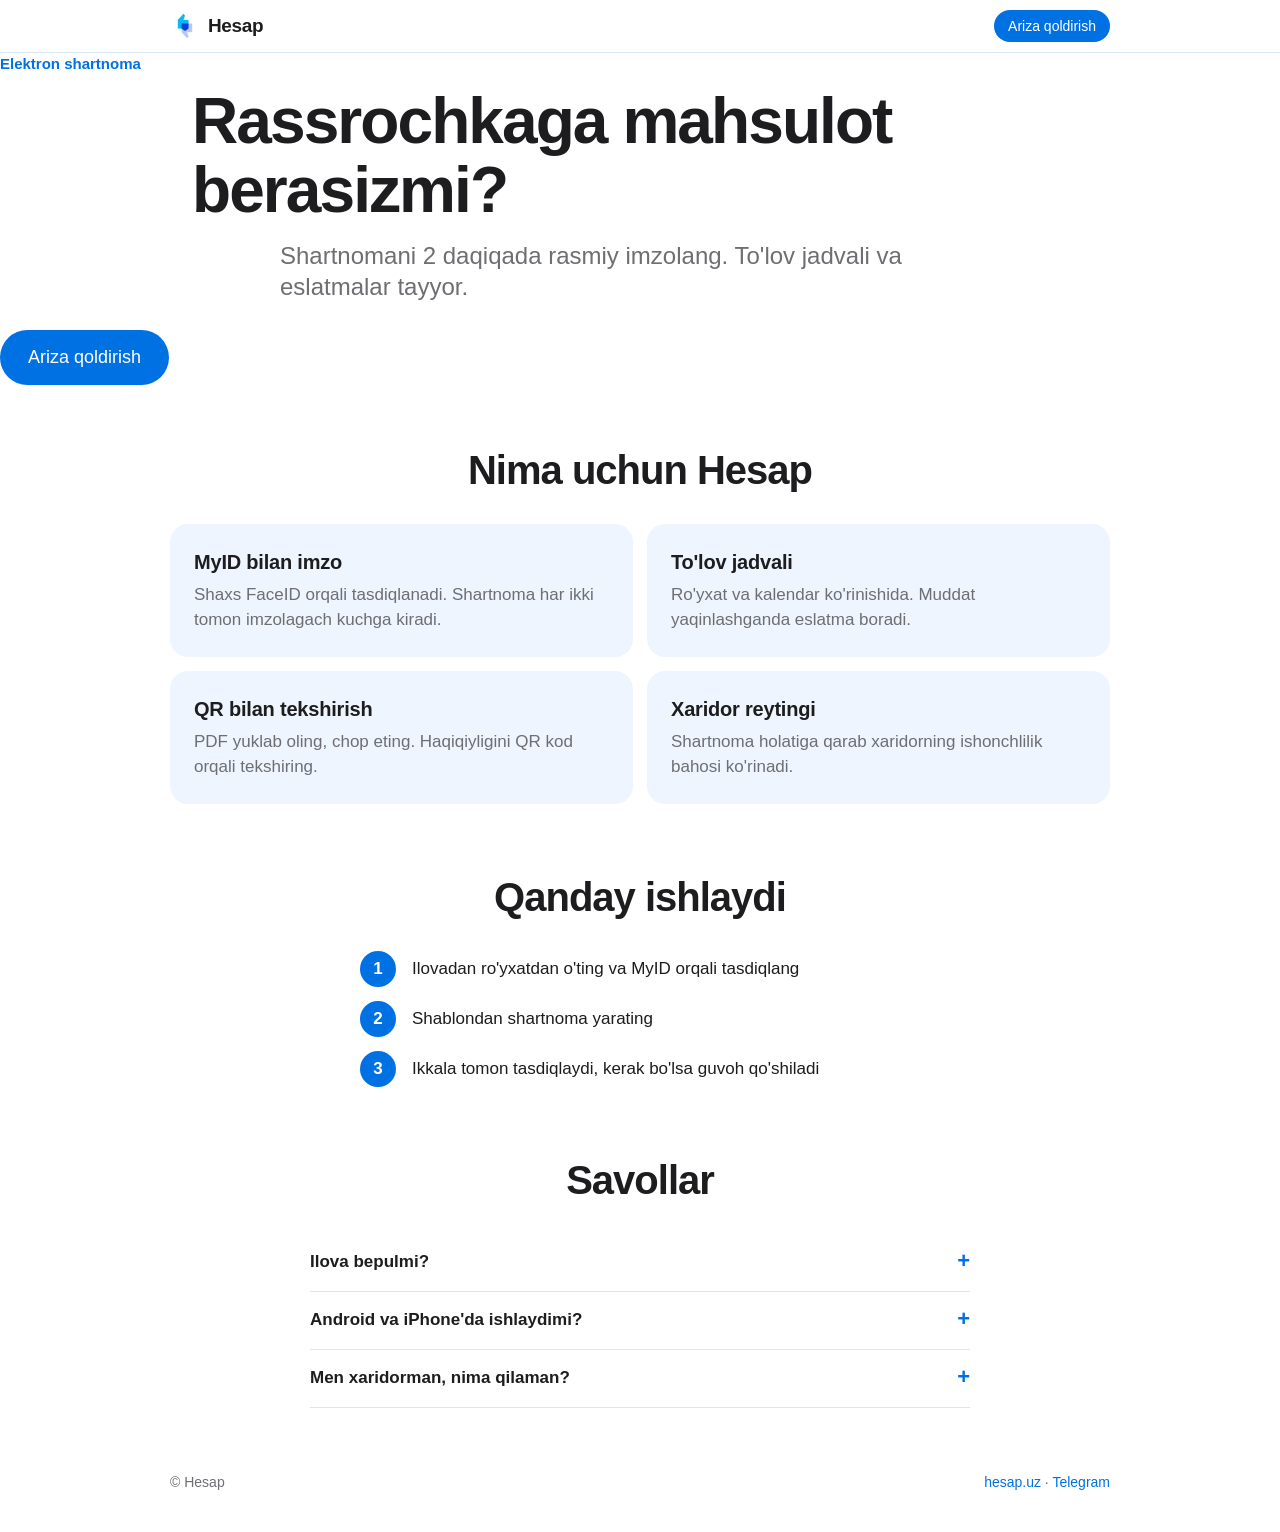
<file: index.html>
<!doctype html>
<html lang="uz">
<head>
<meta charset="utf-8">
<meta name="viewport" content="width=device-width, initial-scale=1, viewport-fit=cover">
<title>Hesap — rassrochka shartnomasi 2 daqiqada</title>
<meta name="description" content="Rassrochkaga mahsulot berasizmi? Hesap ilovasida shartnomani MyID bilan rasmiy imzolang, to'lov jadvali va eslatmalar tayyor.">
<meta name="theme-color" content="#ffffff">
<link rel="icon" href="/logo.jpg">
<link rel="apple-touch-icon" href="/logo.jpg">
<link rel="stylesheet" href="/styles.css">
</head>
<body>
<header class="nav">
  <div class="wrap nav-in">
    <a class="brand" href="/" aria-label="Hesap"><img class="logo" src="/logo.jpg" width="30" height="30" alt="">Hesap</a>
    <a class="nav-cta" href="#quiz" data-open>Ariza qoldirish</a>
  </div>
</header>

<main>
  <section class="hero">
    <p class="eyebrow">Elektron shartnoma</p>
    <h1>Rassrochkaga mahsulot berasizmi?</h1>
    <p class="lead">Shartnomani 2 daqiqada rasmiy imzolang. To'lov jadvali va eslatmalar tayyor.</p>
    <a class="btn primary big" href="#quiz" data-open>Ariza qoldirish</a>
  </section>

  <section class="wrap feats">
    <h2>Nima uchun Hesap</h2>
    <div class="grid">
      <article><h3>MyID bilan imzo</h3><p>Shaxs FaceID orqali tasdiqlanadi. Shartnoma har ikki tomon imzolagach kuchga kiradi.</p></article>
      <article><h3>To'lov jadvali</h3><p>Ro'yxat va kalendar ko'rinishida. Muddat yaqinlashganda eslatma boradi.</p></article>
      <article><h3>QR bilan tekshirish</h3><p>PDF yuklab oling, chop eting. Haqiqiyligini QR kod orqali tekshiring.</p></article>
      <article><h3>Xaridor reytingi</h3><p>Shartnoma holatiga qarab xaridorning ishonchlilik bahosi ko'rinadi.</p></article>
    </div>
  </section>

  <section class="wrap steps">
    <h2>Qanday ishlaydi</h2>
    <ol>
      <li><b>1</b><span>Ilovadan ro'yxatdan o'ting va MyID orqali tasdiqlang</span></li>
      <li><b>2</b><span>Shablondan shartnoma yarating</span></li>
      <li><b>3</b><span>Ikkala tomon tasdiqlaydi, kerak bo'lsa guvoh qo'shiladi</span></li>
    </ol>
  </section>

  <section class="wrap faq">
    <h2>Savollar</h2>
    <details><summary>Ilova bepulmi?</summary><p>Ilovani yuklab olish bepul.</p></details>
    <details><summary>Android va iPhone'da ishlaydimi?</summary><p>Ha, ikkala platformada ham mavjud. O'zbek, rus va ingliz tillarida.</p></details>
    <details><summary>Men xaridorman, nima qilaman?</summary><p>Sotuvchingiz Hesap ishlatsa, shartnoma va to'lov jadvalingiz ilovada bo'ladi. Sotuvchingizga ilovani tavsiya qiling.</p></details>
  </section>
</main>

<div class="modal" id="quiz" role="dialog" aria-modal="true" aria-label="Ariza">
  <div class="card">
    <button class="close" id="close" type="button" aria-label="Yopish">&times;</button>
    <div class="progress" aria-hidden="true"><i id="bar"></i></div>
    <div id="step" aria-live="polite"></div>
  </div>
</div>

<footer class="wrap foot">
  <span>© Hesap</span>
  <span><a href="https://hesap.uz" rel="noopener">hesap.uz</a> · <a href="https://t.me/hesap_uzb" rel="noopener">Telegram</a></span>
</footer>
<script src="/app.js"></script>
</body>
</html>
</file>
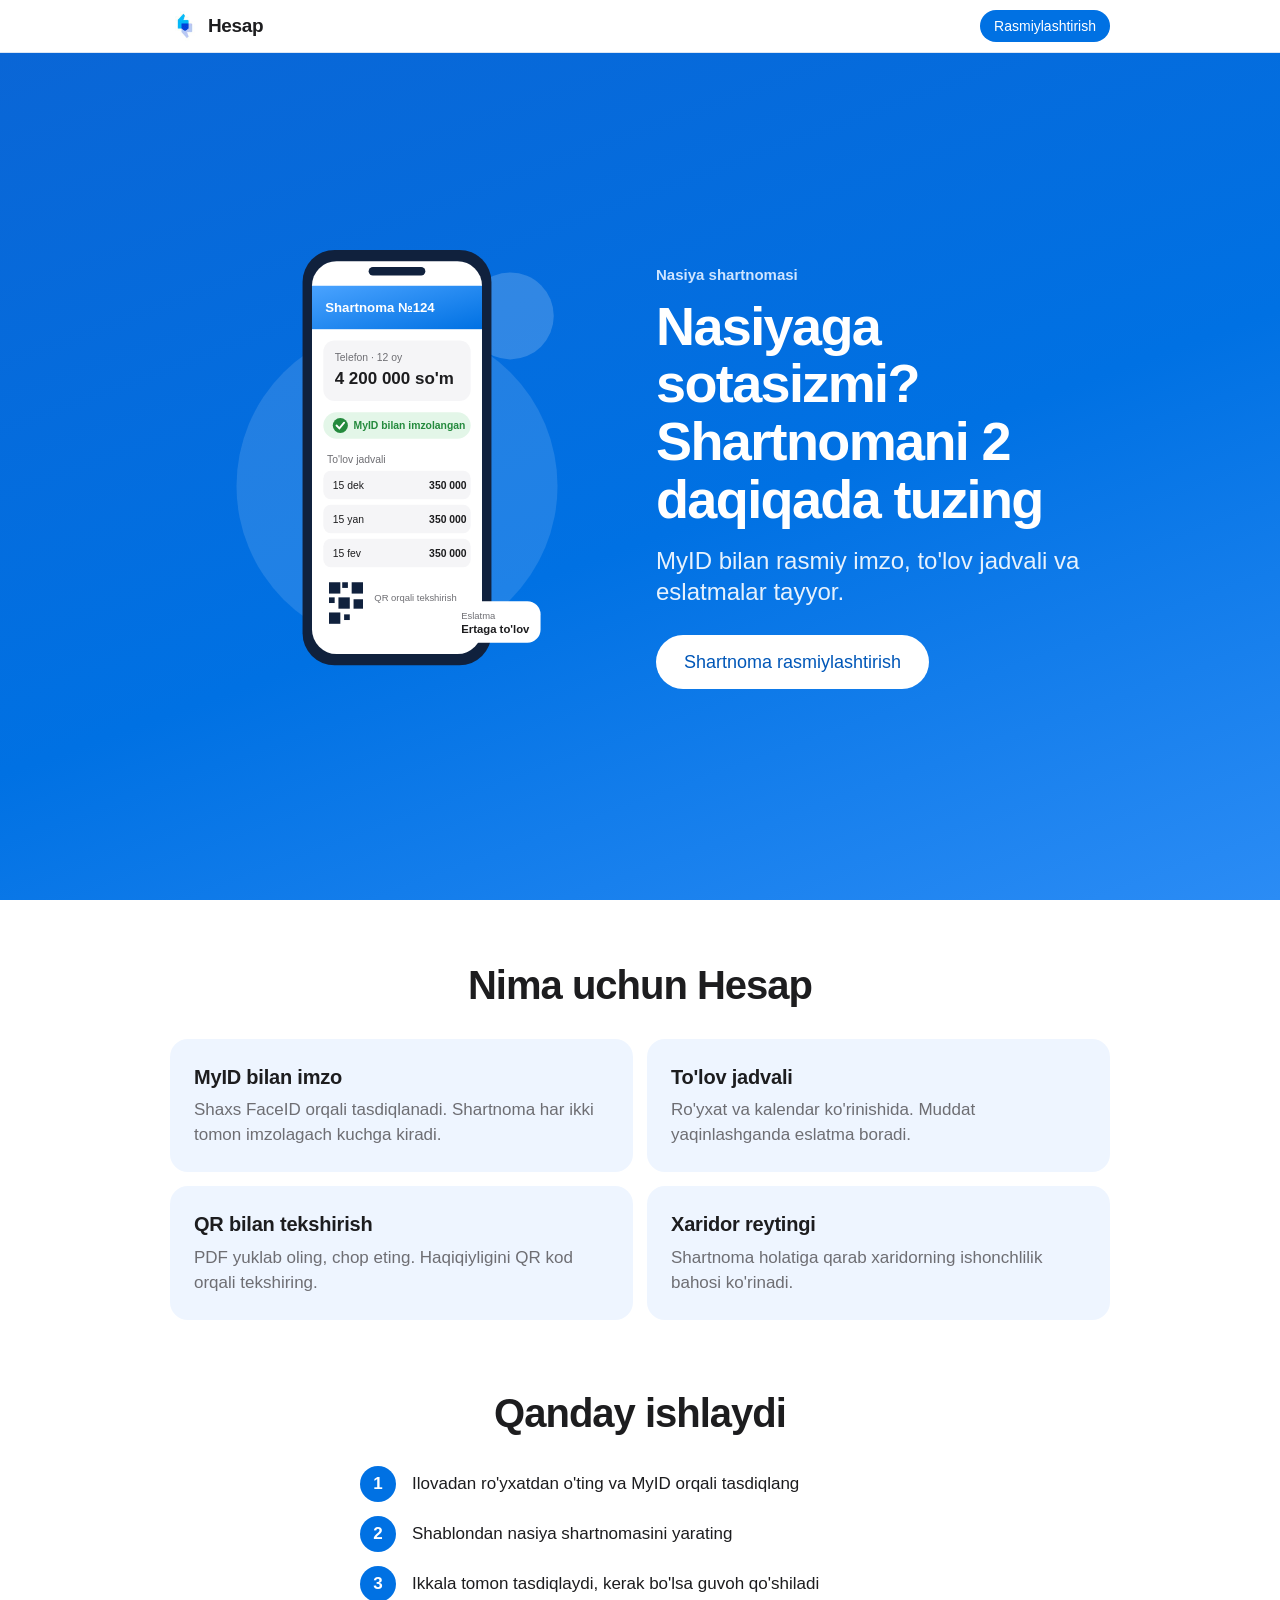
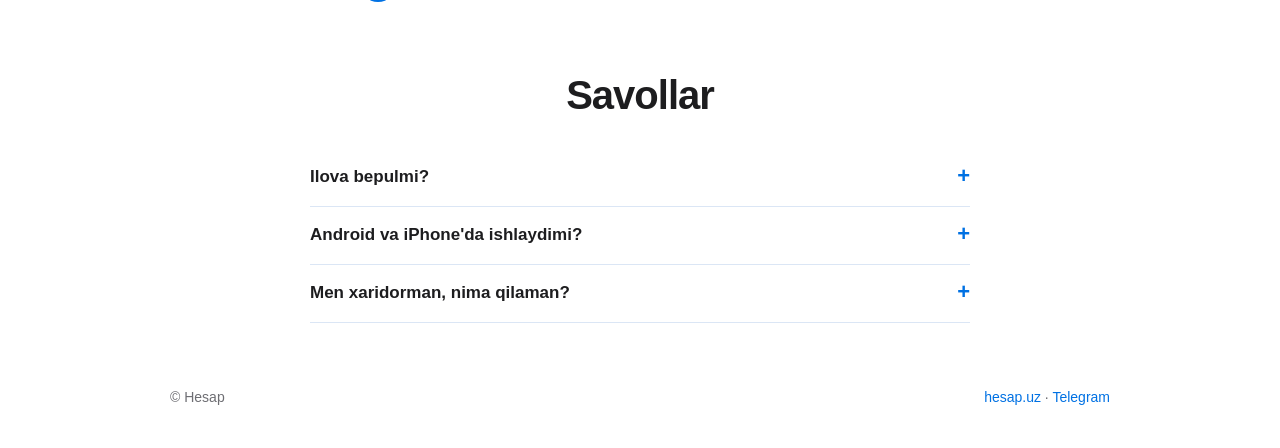
<file: v1/index.html>
<!doctype html>
<html lang="uz">
<head>
<meta charset="utf-8">
<meta name="viewport" content="width=device-width, initial-scale=1, viewport-fit=cover">
<title>Hesap — nasiya shartnomasi 2 daqiqada</title>
<meta name="description" content="Nasiya shartnomasini Hesap ilovasida 2 daqiqada tuzing: MyID bilan rasmiy imzo, to'lov jadvali va eslatmalar.">
<meta name="theme-color" content="#ffffff">
<meta name="color-scheme" content="only light">
<link rel="icon" href="/logo.jpg">
<link rel="apple-touch-icon" href="/logo.jpg">
<link rel="stylesheet" href="/styles.css">
<link rel="stylesheet" href="/variants.css">
<!-- Meta Pixel Code -->
<script>
!function(f,b,e,v,n,t,s)
{if(f.fbq)return;n=f.fbq=function(){n.callMethod?
n.callMethod.apply(n,arguments):n.queue.push(arguments)};
if(!f._fbq)f._fbq=n;n.push=n;n.loaded=!0;n.version='2.0';
n.queue=[];t=b.createElement(e);t.async=!0;
t.src=v;s=b.getElementsByTagName(e)[0];
s.parentNode.insertBefore(t,s)}(window, document,'script',
'https://connect.facebook.net/en_US/fbevents.js');
fbq('init', '920346491005202');
fbq('track', 'PageView');
</script>
<noscript><img height="1" width="1" style="display:none"
src="https://www.facebook.com/tr?id=920346491005202&ev=PageView&noscript=1"
/></noscript>
<!-- End Meta Pixel Code -->
</head>
<body>
<header class="nav">
  <div class="wrap nav-in">
    <a class="brand" href="/" aria-label="Hesap"><img class="logo" src="/logo.jpg" width="30" height="30" alt="">Hesap</a>
    <a class="nav-cta" href="#quiz" data-open data-intent="shartnoma">Rasmiylashtirish</a>
  </div>
</header>

<main>
  <section class="hero top blue">
    <img class="hero-img" src="/phone.svg" alt="Hesap ilovasida nasiya shartnomasi" width="360" height="520">
    <div class="in">
      <p class="eyebrow">Nasiya shartnomasi</p>
      <h1>Nasiyaga sotasizmi? Shartnomani 2 daqiqada tuzing</h1>
      <p class="lead">MyID bilan rasmiy imzo, to'lov jadvali va eslatmalar tayyor.</p>
      <div class="cta-row">
        <a class="btn primary big" href="#quiz" data-open data-intent="shartnoma">Shartnoma rasmiylashtirish</a>
      </div>
    </div>
  </section>

  <section class="wrap feats">
    <h2>Nima uchun Hesap</h2>
    <div class="grid">
      <article><h3>MyID bilan imzo</h3><p>Shaxs FaceID orqali tasdiqlanadi. Shartnoma har ikki tomon imzolagach kuchga kiradi.</p></article>
      <article><h3>To'lov jadvali</h3><p>Ro'yxat va kalendar ko'rinishida. Muddat yaqinlashganda eslatma boradi.</p></article>
      <article><h3>QR bilan tekshirish</h3><p>PDF yuklab oling, chop eting. Haqiqiyligini QR kod orqali tekshiring.</p></article>
      <article><h3>Xaridor reytingi</h3><p>Shartnoma holatiga qarab xaridorning ishonchlilik bahosi ko'rinadi.</p></article>
    </div>
  </section>

  <section class="wrap steps">
    <h2>Qanday ishlaydi</h2>
    <ol>
      <li><b>1</b><span>Ilovadan ro'yxatdan o'ting va MyID orqali tasdiqlang</span></li>
      <li><b>2</b><span>Shablondan nasiya shartnomasini yarating</span></li>
      <li><b>3</b><span>Ikkala tomon tasdiqlaydi, kerak bo'lsa guvoh qo'shiladi</span></li>
    </ol>
  </section>

  <section class="wrap faq">
    <h2>Savollar</h2>
    <details><summary>Ilova bepulmi?</summary><p>Ilovani yuklab olish bepul.</p></details>
    <details><summary>Android va iPhone'da ishlaydimi?</summary><p>Ha, ikkala platformada ham mavjud. O'zbek, rus va ingliz tillarida.</p></details>
    <details><summary>Men xaridorman, nima qilaman?</summary><p>Sotuvchingiz Hesap ishlatsa, shartnoma va to'lov jadvalingiz ilovada bo'ladi. Sotuvchingizga ilovani tavsiya qiling.</p></details>
  </section>
</main>

<div class="modal" id="quiz" role="dialog" aria-modal="true" aria-label="Ariza">
  <div class="card">
    <button class="close" id="close" type="button" aria-label="Yopish">&times;</button>
    <div class="progress" aria-hidden="true"><i id="bar"></i></div>
    <div id="step" aria-live="polite"></div>
  </div>
</div>

<footer class="wrap foot">
  <span>© Hesap</span>
  <span><a href="https://hesap.uz" rel="noopener">hesap.uz</a> · <a href="https://t.me/hesap_uzb" rel="noopener">Telegram</a></span>
</footer>
<script src="/lead.js"></script>
<script src="/app.js"></script>
</body>
</html>
</file>
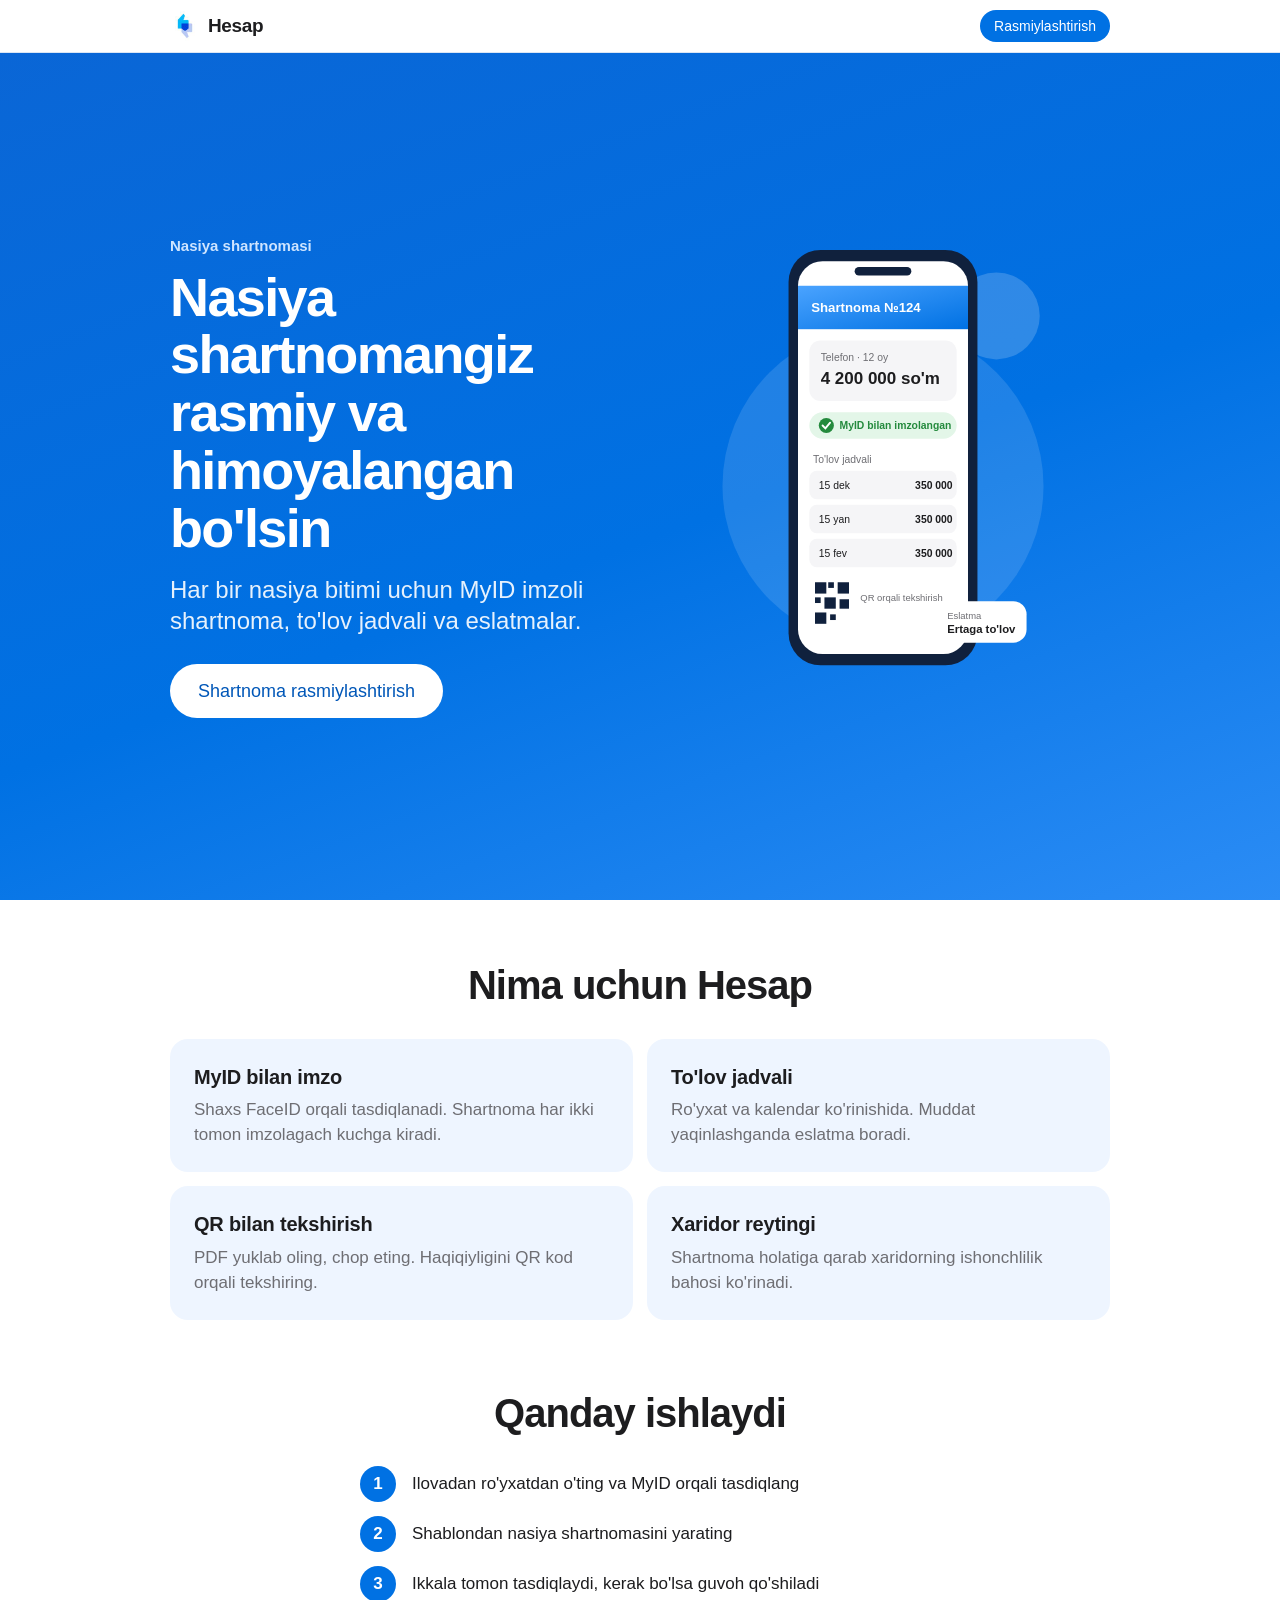
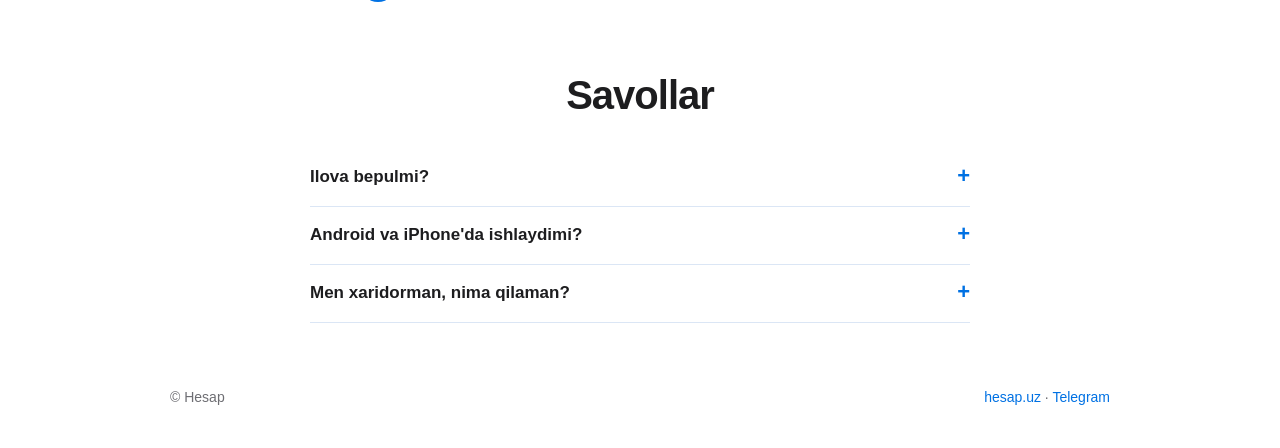
<file: v2/index.html>
<!doctype html>
<html lang="uz">
<head>
<meta charset="utf-8">
<meta name="viewport" content="width=device-width, initial-scale=1, viewport-fit=cover">
<title>Hesap — rasmiy nasiya shartnomasi</title>
<meta name="description" content="Nasiya shartnomasini Hesap ilovasida 2 daqiqada tuzing: MyID bilan rasmiy imzo, to'lov jadvali va eslatmalar.">
<meta name="theme-color" content="#ffffff">
<meta name="color-scheme" content="only light">
<link rel="icon" href="/logo.jpg">
<link rel="apple-touch-icon" href="/logo.jpg">
<link rel="stylesheet" href="/styles.css">
<link rel="stylesheet" href="/variants.css">
<!-- Meta Pixel Code -->
<script>
!function(f,b,e,v,n,t,s)
{if(f.fbq)return;n=f.fbq=function(){n.callMethod?
n.callMethod.apply(n,arguments):n.queue.push(arguments)};
if(!f._fbq)f._fbq=n;n.push=n;n.loaded=!0;n.version='2.0';
n.queue=[];t=b.createElement(e);t.async=!0;
t.src=v;s=b.getElementsByTagName(e)[0];
s.parentNode.insertBefore(t,s)}(window, document,'script',
'https://connect.facebook.net/en_US/fbevents.js');
fbq('init', '920346491005202');
fbq('track', 'PageView');
</script>
<noscript><img height="1" width="1" style="display:none"
src="https://www.facebook.com/tr?id=920346491005202&ev=PageView&noscript=1"
/></noscript>
<!-- End Meta Pixel Code -->
</head>
<body class="v2">
<header class="nav">
  <div class="wrap nav-in">
    <a class="brand" href="/" aria-label="Hesap"><img class="logo" src="/logo.jpg" width="30" height="30" alt="">Hesap</a>
    <a class="nav-cta" href="#quiz" data-open data-intent="shartnoma">Rasmiylashtirish</a>
  </div>
</header>

<main>
  <section class="hero bottom blue">
    <div class="in">
      <p class="eyebrow">Nasiya shartnomasi</p>
      <h1>Nasiya shartnomangiz rasmiy va himoyalangan bo'lsin</h1>
      <p class="lead">Har bir nasiya bitimi uchun MyID imzoli shartnoma, to'lov jadvali va eslatmalar.</p>
      <div class="cta-row">
        <a class="btn primary big" href="#quiz" data-open data-intent="shartnoma">Shartnoma rasmiylashtirish</a>
      </div>
    </div>
    <img class="hero-img" src="/phone.svg" alt="Hesap ilovasida nasiya shartnomasi" width="360" height="520">
  </section>

  <section class="wrap feats">
    <h2>Nima uchun Hesap</h2>
    <div class="grid">
      <article><h3>MyID bilan imzo</h3><p>Shaxs FaceID orqali tasdiqlanadi. Shartnoma har ikki tomon imzolagach kuchga kiradi.</p></article>
      <article><h3>To'lov jadvali</h3><p>Ro'yxat va kalendar ko'rinishida. Muddat yaqinlashganda eslatma boradi.</p></article>
      <article><h3>QR bilan tekshirish</h3><p>PDF yuklab oling, chop eting. Haqiqiyligini QR kod orqali tekshiring.</p></article>
      <article><h3>Xaridor reytingi</h3><p>Shartnoma holatiga qarab xaridorning ishonchlilik bahosi ko'rinadi.</p></article>
    </div>
  </section>

  <section class="wrap steps">
    <h2>Qanday ishlaydi</h2>
    <ol>
      <li><b>1</b><span>Ilovadan ro'yxatdan o'ting va MyID orqali tasdiqlang</span></li>
      <li><b>2</b><span>Shablondan nasiya shartnomasini yarating</span></li>
      <li><b>3</b><span>Ikkala tomon tasdiqlaydi, kerak bo'lsa guvoh qo'shiladi</span></li>
    </ol>
  </section>

  <section class="wrap faq">
    <h2>Savollar</h2>
    <details><summary>Ilova bepulmi?</summary><p>Ilovani yuklab olish bepul.</p></details>
    <details><summary>Android va iPhone'da ishlaydimi?</summary><p>Ha, ikkala platformada ham mavjud. O'zbek, rus va ingliz tillarida.</p></details>
    <details><summary>Men xaridorman, nima qilaman?</summary><p>Sotuvchingiz Hesap ishlatsa, shartnoma va to'lov jadvalingiz ilovada bo'ladi. Sotuvchingizga ilovani tavsiya qiling.</p></details>
  </section>
</main>

<div class="modal" id="quiz" role="dialog" aria-modal="true" aria-label="Ariza">
  <div class="card">
    <button class="close" id="close" type="button" aria-label="Yopish">&times;</button>
    <div class="progress" aria-hidden="true"><i id="bar"></i></div>
    <div id="step" aria-live="polite"></div>
  </div>
</div>

<footer class="wrap foot">
  <span>© Hesap</span>
  <span><a href="https://hesap.uz" rel="noopener">hesap.uz</a> · <a href="https://t.me/hesap_uzb" rel="noopener">Telegram</a></span>
</footer>
<script src="/lead.js"></script>
<script src="/app.js"></script>
</body>
</html>
</file>
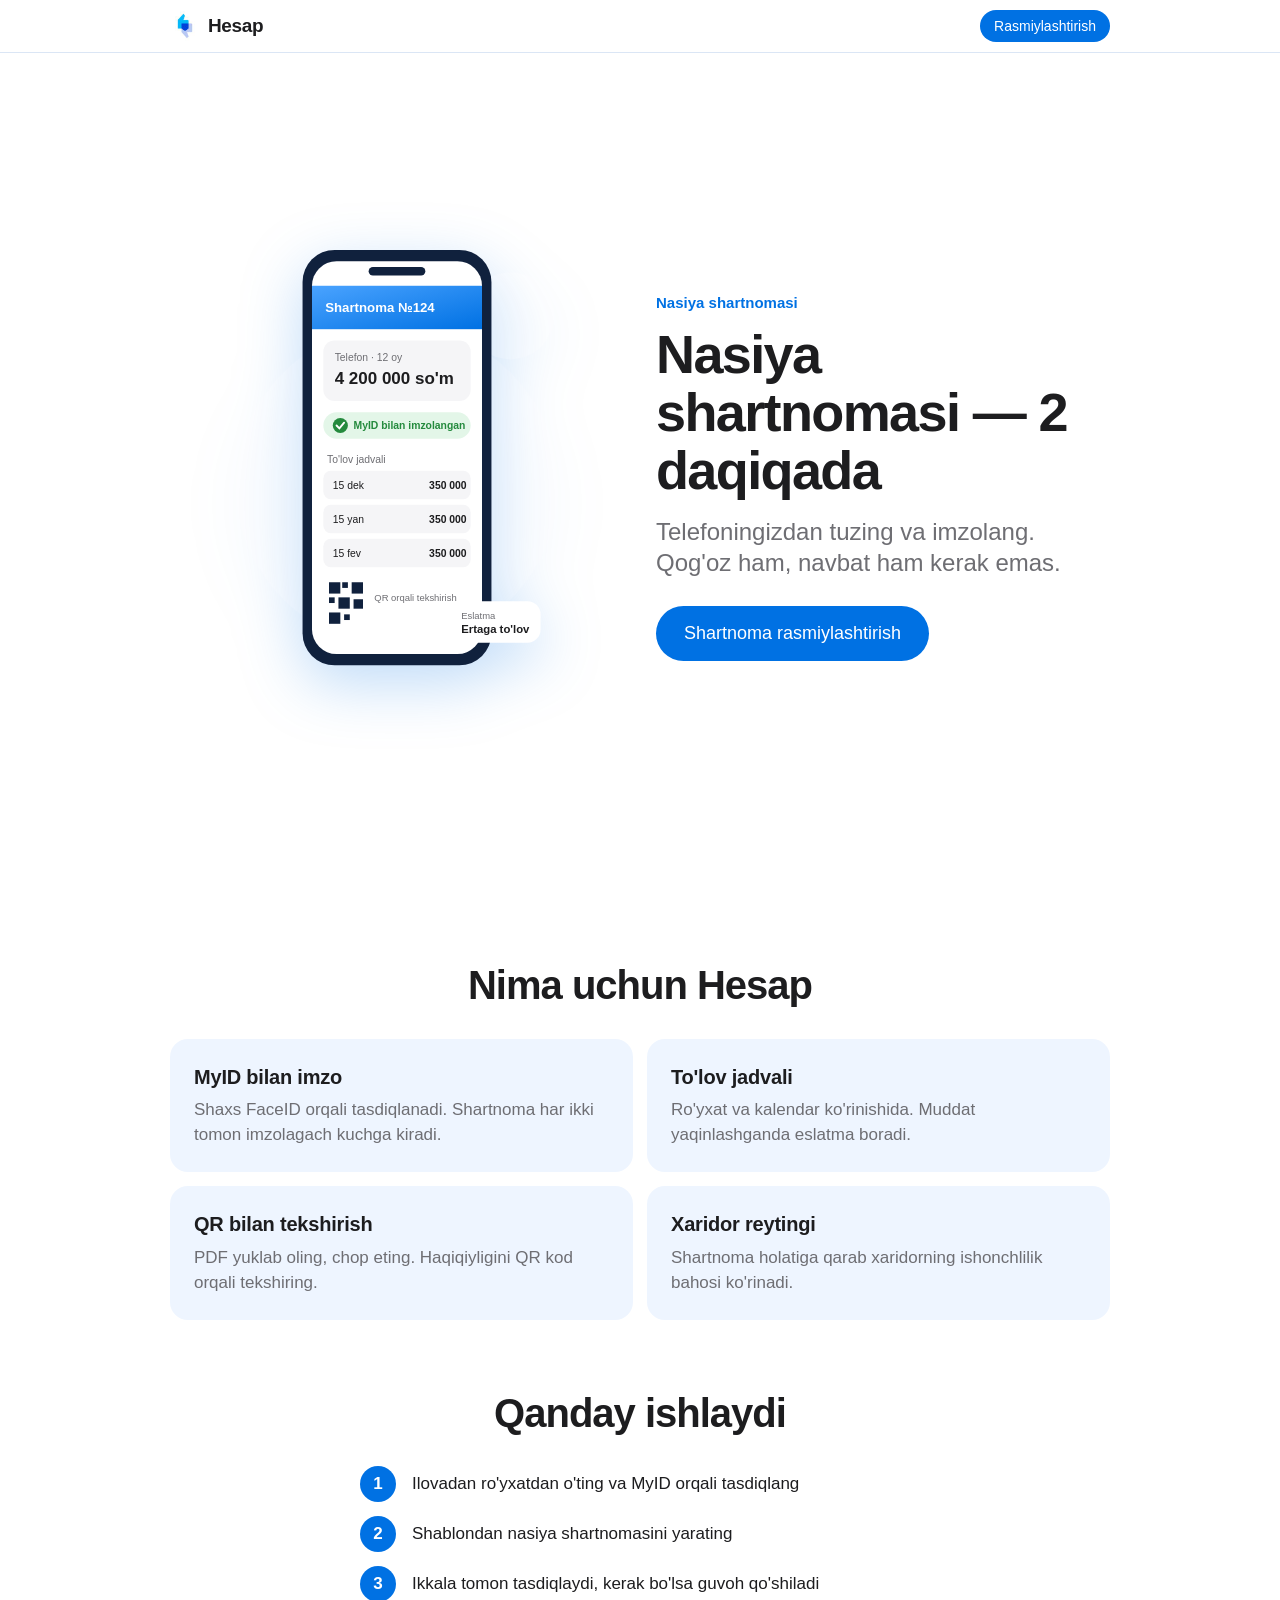
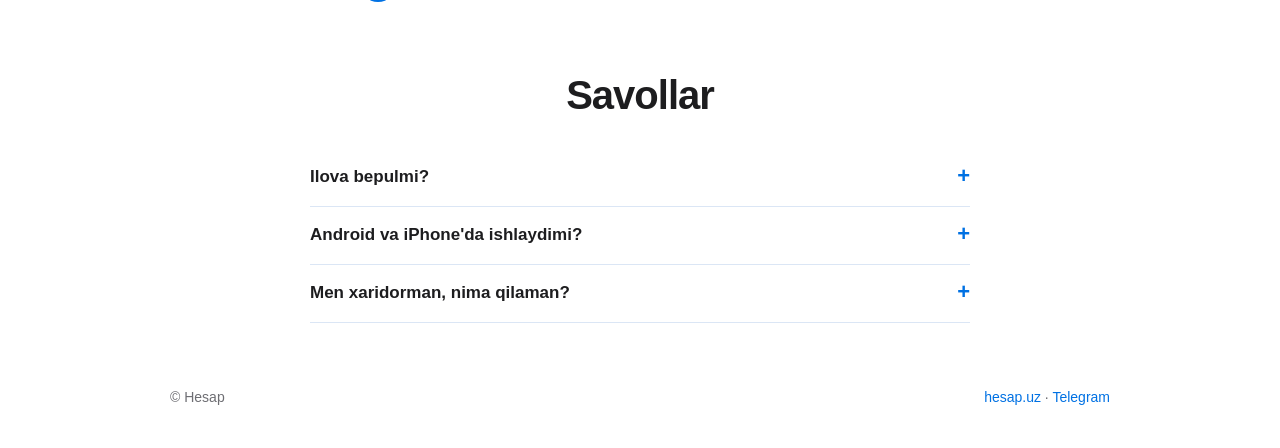
<file: v3/index.html>
<!doctype html>
<html lang="uz">
<head>
<meta charset="utf-8">
<meta name="viewport" content="width=device-width, initial-scale=1, viewport-fit=cover">
<title>Hesap — nasiya shartnomasi 2 daqiqada</title>
<meta name="description" content="Nasiya shartnomasini Hesap ilovasida 2 daqiqada tuzing: MyID bilan rasmiy imzo, to'lov jadvali va eslatmalar.">
<meta name="theme-color" content="#ffffff">
<meta name="color-scheme" content="only light">
<link rel="icon" href="/logo.jpg">
<link rel="apple-touch-icon" href="/logo.jpg">
<link rel="stylesheet" href="/styles.css">
<link rel="stylesheet" href="/variants.css">
<!-- Meta Pixel Code -->
<script>
!function(f,b,e,v,n,t,s)
{if(f.fbq)return;n=f.fbq=function(){n.callMethod?
n.callMethod.apply(n,arguments):n.queue.push(arguments)};
if(!f._fbq)f._fbq=n;n.push=n;n.loaded=!0;n.version='2.0';
n.queue=[];t=b.createElement(e);t.async=!0;
t.src=v;s=b.getElementsByTagName(e)[0];
s.parentNode.insertBefore(t,s)}(window, document,'script',
'https://connect.facebook.net/en_US/fbevents.js');
fbq('init', '920346491005202');
fbq('track', 'PageView');
</script>
<noscript><img height="1" width="1" style="display:none"
src="https://www.facebook.com/tr?id=920346491005202&ev=PageView&noscript=1"
/></noscript>
<!-- End Meta Pixel Code -->
</head>
<body class="v3">
<header class="nav">
  <div class="wrap nav-in">
    <a class="brand" href="/" aria-label="Hesap"><img class="logo" src="/logo.jpg" width="30" height="30" alt="">Hesap</a>
    <a class="nav-cta" href="#quiz" data-open data-intent="shartnoma">Rasmiylashtirish</a>
  </div>
</header>

<main>
  <section class="hero top white">
    <img class="hero-img" src="/phone.svg" alt="Hesap ilovasida nasiya shartnomasi" width="360" height="520">
    <div class="in">
      <p class="eyebrow">Nasiya shartnomasi</p>
      <h1>Nasiya shartnomasi — 2 daqiqada</h1>
      <p class="lead">Telefoningizdan tuzing va imzolang. Qog'oz ham, navbat ham kerak emas.</p>
      <div class="cta-row">
        <a class="btn primary big" href="#quiz" data-open data-intent="shartnoma">Shartnoma rasmiylashtirish</a>
      </div>
    </div>
  </section>

  <section class="wrap feats">
    <h2>Nima uchun Hesap</h2>
    <div class="grid">
      <article><h3>MyID bilan imzo</h3><p>Shaxs FaceID orqali tasdiqlanadi. Shartnoma har ikki tomon imzolagach kuchga kiradi.</p></article>
      <article><h3>To'lov jadvali</h3><p>Ro'yxat va kalendar ko'rinishida. Muddat yaqinlashganda eslatma boradi.</p></article>
      <article><h3>QR bilan tekshirish</h3><p>PDF yuklab oling, chop eting. Haqiqiyligini QR kod orqali tekshiring.</p></article>
      <article><h3>Xaridor reytingi</h3><p>Shartnoma holatiga qarab xaridorning ishonchlilik bahosi ko'rinadi.</p></article>
    </div>
  </section>

  <section class="wrap steps">
    <h2>Qanday ishlaydi</h2>
    <ol>
      <li><b>1</b><span>Ilovadan ro'yxatdan o'ting va MyID orqali tasdiqlang</span></li>
      <li><b>2</b><span>Shablondan nasiya shartnomasini yarating</span></li>
      <li><b>3</b><span>Ikkala tomon tasdiqlaydi, kerak bo'lsa guvoh qo'shiladi</span></li>
    </ol>
  </section>

  <section class="wrap faq">
    <h2>Savollar</h2>
    <details><summary>Ilova bepulmi?</summary><p>Ilovani yuklab olish bepul.</p></details>
    <details><summary>Android va iPhone'da ishlaydimi?</summary><p>Ha, ikkala platformada ham mavjud. O'zbek, rus va ingliz tillarida.</p></details>
    <details><summary>Men xaridorman, nima qilaman?</summary><p>Sotuvchingiz Hesap ishlatsa, shartnoma va to'lov jadvalingiz ilovada bo'ladi. Sotuvchingizga ilovani tavsiya qiling.</p></details>
  </section>
</main>

<div class="modal" id="quiz" role="dialog" aria-modal="true" aria-label="Ariza">
  <div class="card">
    <button class="close" id="close" type="button" aria-label="Yopish">&times;</button>
    <div class="progress" aria-hidden="true"><i id="bar"></i></div>
    <div id="step" aria-live="polite"></div>
  </div>
</div>

<footer class="wrap foot">
  <span>© Hesap</span>
  <span><a href="https://hesap.uz" rel="noopener">hesap.uz</a> · <a href="https://t.me/hesap_uzb" rel="noopener">Telegram</a></span>
</footer>
<script src="/lead.js"></script>
<script src="/app.js"></script>
</body>
</html>
</file>
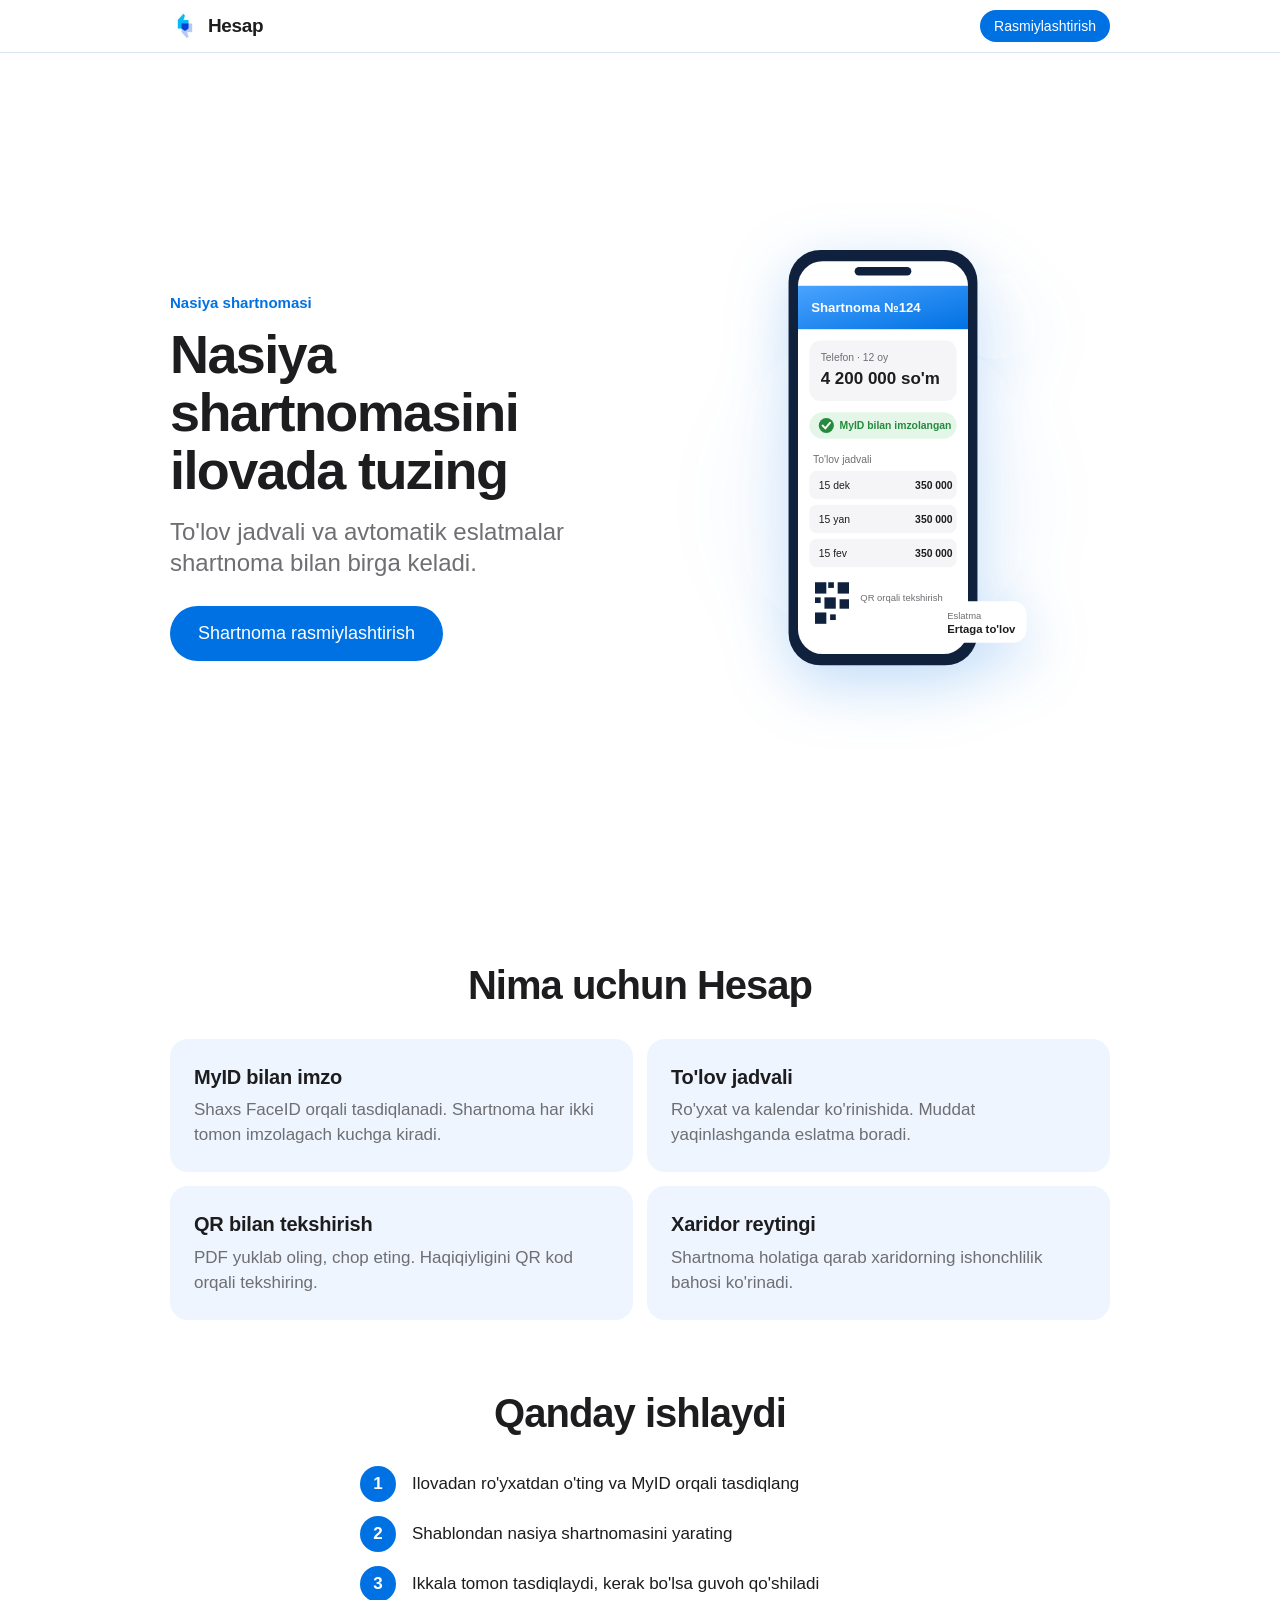
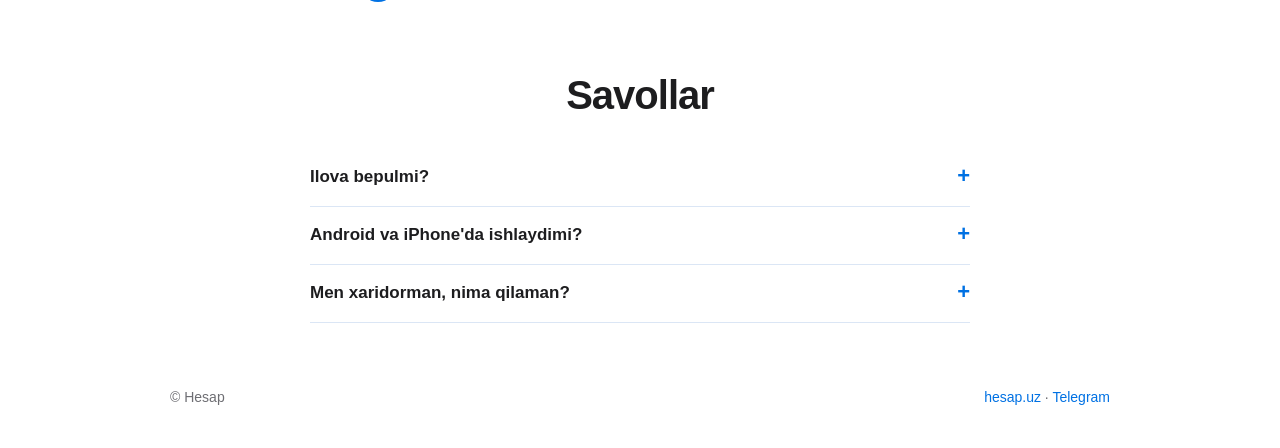
<file: v4/index.html>
<!doctype html>
<html lang="uz">
<head>
<meta charset="utf-8">
<meta name="viewport" content="width=device-width, initial-scale=1, viewport-fit=cover">
<title>Hesap — nasiya shartnomasini ilovada tuzing</title>
<meta name="description" content="Nasiya shartnomasini Hesap ilovasida 2 daqiqada tuzing: MyID bilan rasmiy imzo, to'lov jadvali va eslatmalar.">
<meta name="theme-color" content="#ffffff">
<meta name="color-scheme" content="only light">
<link rel="icon" href="/logo.jpg">
<link rel="apple-touch-icon" href="/logo.jpg">
<link rel="stylesheet" href="/styles.css">
<link rel="stylesheet" href="/variants.css">
<!-- Meta Pixel Code -->
<script>
!function(f,b,e,v,n,t,s)
{if(f.fbq)return;n=f.fbq=function(){n.callMethod?
n.callMethod.apply(n,arguments):n.queue.push(arguments)};
if(!f._fbq)f._fbq=n;n.push=n;n.loaded=!0;n.version='2.0';
n.queue=[];t=b.createElement(e);t.async=!0;
t.src=v;s=b.getElementsByTagName(e)[0];
s.parentNode.insertBefore(t,s)}(window, document,'script',
'https://connect.facebook.net/en_US/fbevents.js');
fbq('init', '920346491005202');
fbq('track', 'PageView');
</script>
<noscript><img height="1" width="1" style="display:none"
src="https://www.facebook.com/tr?id=920346491005202&ev=PageView&noscript=1"
/></noscript>
<!-- End Meta Pixel Code -->
</head>
<body class="v4">
<header class="nav">
  <div class="wrap nav-in">
    <a class="brand" href="/" aria-label="Hesap"><img class="logo" src="/logo.jpg" width="30" height="30" alt="">Hesap</a>
    <a class="nav-cta" href="#quiz" data-open data-intent="shartnoma">Rasmiylashtirish</a>
  </div>
</header>

<main>
  <section class="hero bottom white">
    <div class="in">
      <p class="eyebrow">Nasiya shartnomasi</p>
      <h1>Nasiya shartnomasini ilovada tuzing</h1>
      <p class="lead">To'lov jadvali va avtomatik eslatmalar shartnoma bilan birga keladi.</p>
      <div class="cta-row">
        <a class="btn primary big" href="#quiz" data-open data-intent="shartnoma">Shartnoma rasmiylashtirish</a>
      </div>
    </div>
    <img class="hero-img" src="/phone.svg" alt="Hesap ilovasida nasiya shartnomasi" width="360" height="520">
  </section>

  <section class="wrap feats">
    <h2>Nima uchun Hesap</h2>
    <div class="grid">
      <article><h3>MyID bilan imzo</h3><p>Shaxs FaceID orqali tasdiqlanadi. Shartnoma har ikki tomon imzolagach kuchga kiradi.</p></article>
      <article><h3>To'lov jadvali</h3><p>Ro'yxat va kalendar ko'rinishida. Muddat yaqinlashganda eslatma boradi.</p></article>
      <article><h3>QR bilan tekshirish</h3><p>PDF yuklab oling, chop eting. Haqiqiyligini QR kod orqali tekshiring.</p></article>
      <article><h3>Xaridor reytingi</h3><p>Shartnoma holatiga qarab xaridorning ishonchlilik bahosi ko'rinadi.</p></article>
    </div>
  </section>

  <section class="wrap steps">
    <h2>Qanday ishlaydi</h2>
    <ol>
      <li><b>1</b><span>Ilovadan ro'yxatdan o'ting va MyID orqali tasdiqlang</span></li>
      <li><b>2</b><span>Shablondan nasiya shartnomasini yarating</span></li>
      <li><b>3</b><span>Ikkala tomon tasdiqlaydi, kerak bo'lsa guvoh qo'shiladi</span></li>
    </ol>
  </section>

  <section class="wrap faq">
    <h2>Savollar</h2>
    <details><summary>Ilova bepulmi?</summary><p>Ilovani yuklab olish bepul.</p></details>
    <details><summary>Android va iPhone'da ishlaydimi?</summary><p>Ha, ikkala platformada ham mavjud. O'zbek, rus va ingliz tillarida.</p></details>
    <details><summary>Men xaridorman, nima qilaman?</summary><p>Sotuvchingiz Hesap ishlatsa, shartnoma va to'lov jadvalingiz ilovada bo'ladi. Sotuvchingizga ilovani tavsiya qiling.</p></details>
  </section>
</main>

<div class="modal" id="quiz" role="dialog" aria-modal="true" aria-label="Ariza">
  <div class="card">
    <button class="close" id="close" type="button" aria-label="Yopish">&times;</button>
    <div class="progress" aria-hidden="true"><i id="bar"></i></div>
    <div id="step" aria-live="polite"></div>
  </div>
</div>

<footer class="wrap foot">
  <span>© Hesap</span>
  <span><a href="https://hesap.uz" rel="noopener">hesap.uz</a> · <a href="https://t.me/hesap_uzb" rel="noopener">Telegram</a></span>
</footer>
<script src="/lead.js"></script>
<script src="/app.js"></script>
</body>
</html>
</file>
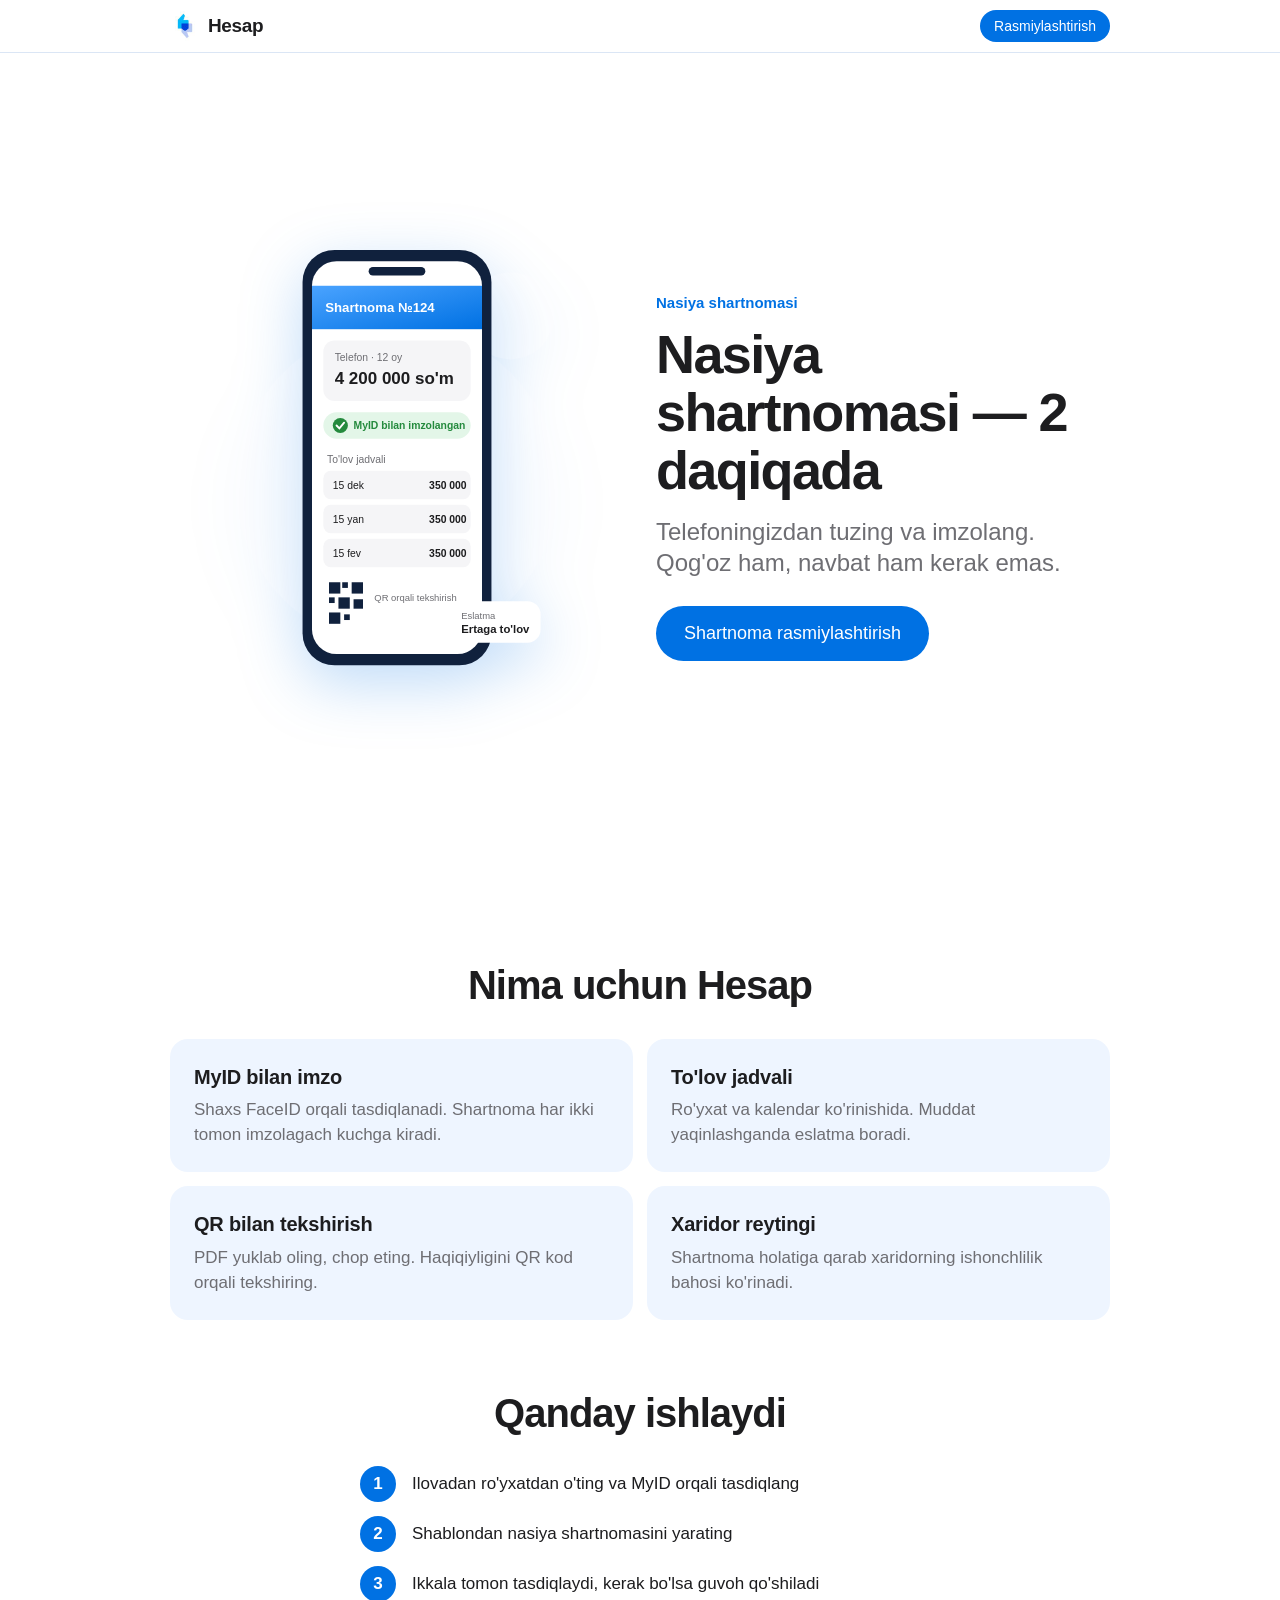
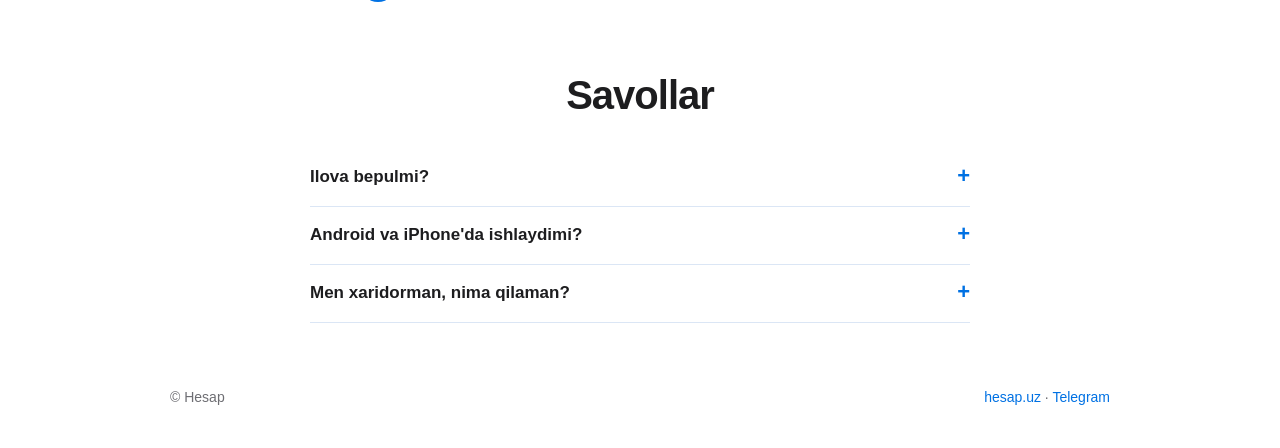
<file: v5/index.html>
<!doctype html>
<html lang="uz">
<head>
<meta charset="utf-8">
<meta name="viewport" content="width=device-width, initial-scale=1, viewport-fit=cover">
<title>Hesap — nasiya shartnomasi (bitta forma)</title>
<meta name="description" content="Nasiya shartnomasini Hesap ilovasida 2 daqiqada tuzing: MyID bilan rasmiy imzo, to'lov jadvali va eslatmalar.">
<meta name="theme-color" content="#ffffff">
<meta name="color-scheme" content="only light">
<link rel="icon" href="/logo.jpg">
<link rel="apple-touch-icon" href="/logo.jpg">
<link rel="stylesheet" href="/styles.css">
<link rel="stylesheet" href="/variants.css">
<!-- Meta Pixel Code -->
<script>
!function(f,b,e,v,n,t,s)
{if(f.fbq)return;n=f.fbq=function(){n.callMethod?
n.callMethod.apply(n,arguments):n.queue.push(arguments)};
if(!f._fbq)f._fbq=n;n.push=n;n.loaded=!0;n.version='2.0';
n.queue=[];t=b.createElement(e);t.async=!0;
t.src=v;s=b.getElementsByTagName(e)[0];
s.parentNode.insertBefore(t,s)}(window, document,'script',
'https://connect.facebook.net/en_US/fbevents.js');
fbq('init', '920346491005202');
fbq('track', 'PageView');
</script>
<noscript><img height="1" width="1" style="display:none"
src="https://www.facebook.com/tr?id=920346491005202&ev=PageView&noscript=1"
/></noscript>
<!-- End Meta Pixel Code -->
</head>
<body class="v5">
<header class="nav">
  <div class="wrap nav-in">
    <a class="brand" href="/" aria-label="Hesap"><img class="logo" src="/logo.jpg" width="30" height="30" alt="">Hesap</a>
    <a class="nav-cta" href="/v5/apply/">Rasmiylashtirish</a>
  </div>
</header>

<main>
  <section class="hero top white">
    <img class="hero-img" src="/phone.svg" alt="Hesap ilovasida nasiya shartnomasi" width="360" height="520">
    <div class="in">
      <p class="eyebrow">Nasiya shartnomasi</p>
      <h1>Nasiya shartnomasi — 2 daqiqada</h1>
      <p class="lead">Telefoningizdan tuzing va imzolang. Qog'oz ham, navbat ham kerak emas.</p>
      <div class="cta-row">
        <a class="btn primary big" href="/v5/apply/">Shartnoma rasmiylashtirish</a>
      </div>
    </div>
  </section>

  <section class="wrap feats">
    <h2>Nima uchun Hesap</h2>
    <div class="grid">
      <article><h3>MyID bilan imzo</h3><p>Shaxs FaceID orqali tasdiqlanadi. Shartnoma har ikki tomon imzolagach kuchga kiradi.</p></article>
      <article><h3>To'lov jadvali</h3><p>Ro'yxat va kalendar ko'rinishida. Muddat yaqinlashganda eslatma boradi.</p></article>
      <article><h3>QR bilan tekshirish</h3><p>PDF yuklab oling, chop eting. Haqiqiyligini QR kod orqali tekshiring.</p></article>
      <article><h3>Xaridor reytingi</h3><p>Shartnoma holatiga qarab xaridorning ishonchlilik bahosi ko'rinadi.</p></article>
    </div>
  </section>

  <section class="wrap steps">
    <h2>Qanday ishlaydi</h2>
    <ol>
      <li><b>1</b><span>Ilovadan ro'yxatdan o'ting va MyID orqali tasdiqlang</span></li>
      <li><b>2</b><span>Shablondan nasiya shartnomasini yarating</span></li>
      <li><b>3</b><span>Ikkala tomon tasdiqlaydi, kerak bo'lsa guvoh qo'shiladi</span></li>
    </ol>
  </section>

  <section class="wrap faq">
    <h2>Savollar</h2>
    <details><summary>Ilova bepulmi?</summary><p>Ilovani yuklab olish bepul.</p></details>
    <details><summary>Android va iPhone'da ishlaydimi?</summary><p>Ha, ikkala platformada ham mavjud. O'zbek, rus va ingliz tillarida.</p></details>
    <details><summary>Men xaridorman, nima qilaman?</summary><p>Sotuvchingiz Hesap ishlatsa, shartnoma va to'lov jadvalingiz ilovada bo'ladi. Sotuvchingizga ilovani tavsiya qiling.</p></details>
  </section>
</main>


<footer class="wrap foot">
  <span>© Hesap</span>
  <span><a href="https://hesap.uz" rel="noopener">hesap.uz</a> · <a href="https://t.me/hesap_uzb" rel="noopener">Telegram</a></span>
</footer>
</body>
</html>
</file>
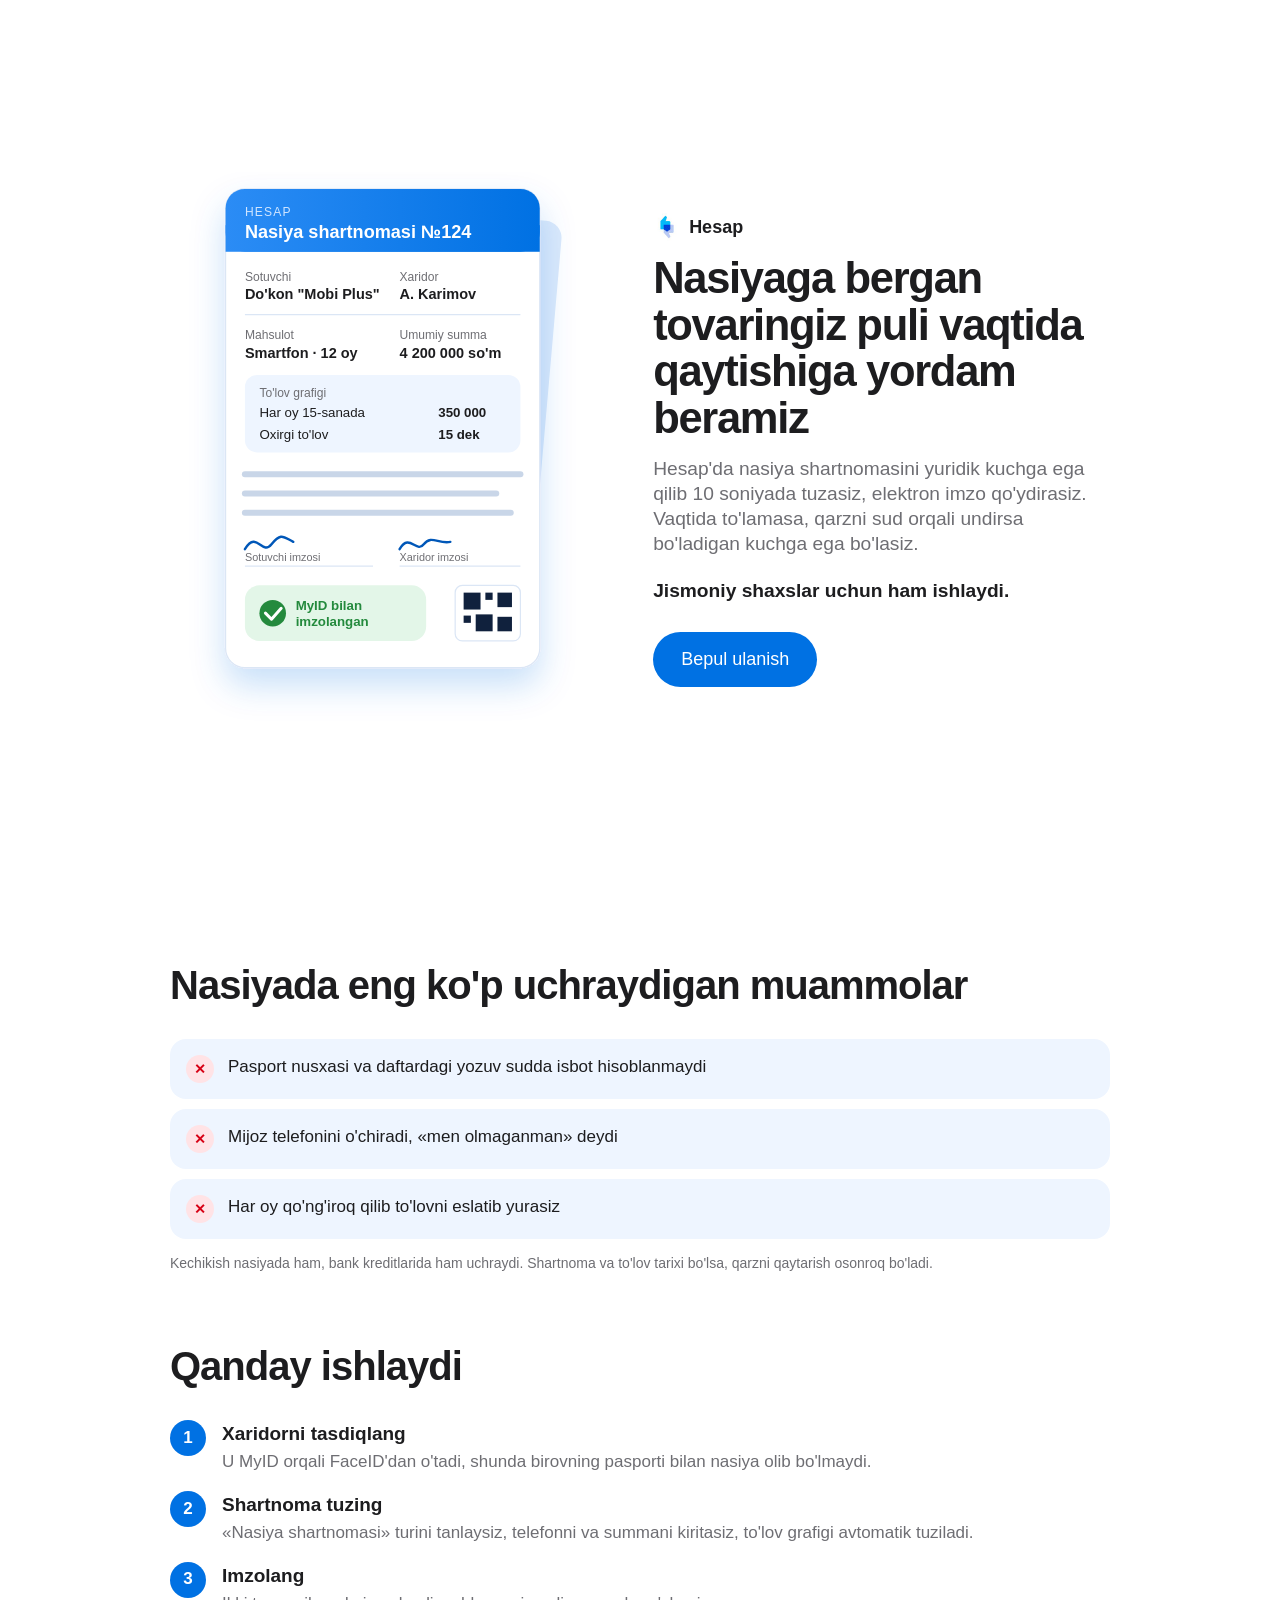
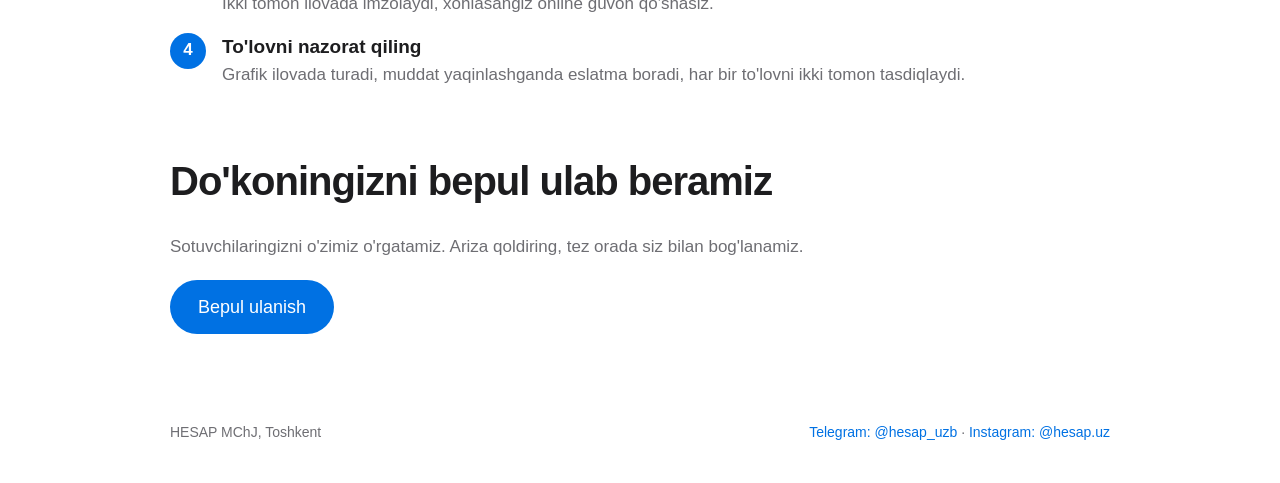
<file: v6/index.html>
<!doctype html>
<html lang="uz">
<head>
<meta charset="utf-8">
<meta name="viewport" content="width=device-width, initial-scale=1, viewport-fit=cover">
<title>Hesap — elektron nasiya shartnomasi</title>
<meta name="description" content="Nasiyaga bergan tovaringiz puli vaqtida qaytishiga yordam beramiz. Yuridik kuchga ega nasiya shartnomasi 10 soniyada, elektron imzo, sud orqali undirish imkoni.">
<meta name="theme-color" content="#ffffff">
<meta name="color-scheme" content="only light">
<link rel="icon" href="/logo.jpg">
<link rel="stylesheet" href="/styles.css">
<link rel="stylesheet" href="/variants.css">
<link rel="stylesheet" href="/v6/v6.css">
<!-- Meta Pixel Code -->
<script>
!function(f,b,e,v,n,t,s)
{if(f.fbq)return;n=f.fbq=function(){n.callMethod?
n.callMethod.apply(n,arguments):n.queue.push(arguments)};
if(!f._fbq)f._fbq=n;n.push=n;n.loaded=!0;n.version='2.0';
n.queue=[];t=b.createElement(e);t.async=!0;
t.src=v;s=b.getElementsByTagName(e)[0];
s.parentNode.insertBefore(t,s)}(window, document,'script',
'https://connect.facebook.net/en_US/fbevents.js');
fbq('init', '920346491005202');
fbq('track', 'PageView');
</script>
<noscript><img height="1" width="1" style="display:none"
src="https://www.facebook.com/tr?id=920346491005202&ev=PageView&noscript=1"
/></noscript>
<!-- End Meta Pixel Code -->
</head>
<body class="v6">
<main>
  <section class="hero top white">
    <img class="hero-img" src="/contract.svg" alt="Nasiya shartnomasi namunasi" width="360" height="460">
    <div class="in">
      <p class="brandline"><img src="/logo.jpg" width="28" height="28" alt="">Hesap</p>
      <h1>Nasiyaga bergan tovaringiz puli vaqtida qaytishiga yordam beramiz</h1>
      <p class="lead">Hesap'da nasiya shartnomasini yuridik kuchga ega qilib 10 soniyada tuzasiz, elektron imzo qo'ydirasiz. Vaqtida to'lamasa, qarzni sud orqali undirsa bo'ladigan kuchga ega bo'lasiz.</p>
      <p class="lead lead2">Jismoniy shaxslar uchun ham ishlaydi.</p>
      <div class="cta-row"><a class="btn primary big" href="#form" data-open>Bepul ulanish</a></div>
    </div>
  </section>

  <section class="wrap sec" id="problem">
    <h2>Nasiyada eng ko'p uchraydigan muammolar</h2>
    <ul class="pain">
      <li><b>✕</b><span>Pasport nusxasi va daftardagi yozuv sudda isbot hisoblanmaydi</span></li>
      <li><b>✕</b><span>Mijoz telefonini o'chiradi, «men olmaganman» deydi</span></li>
      <li><b>✕</b><span>Har oy qo'ng'iroq qilib to'lovni eslatib yurasiz</span></li>
    </ul>
    <p class="fine">Kechikish nasiyada ham, bank kreditlarida ham uchraydi. Shartnoma va to'lov tarixi bo'lsa, qarzni qaytarish osonroq bo'ladi.</p>
  </section>

  <section class="wrap sec steps">
    <h2>Qanday ishlaydi</h2>
    <ol>
      <li><b>1</b><div><h3>Xaridorni tasdiqlang</h3><p>U MyID orqali FaceID'dan o'tadi, shunda birovning pasporti bilan nasiya olib bo'lmaydi.</p></div></li>
      <li><b>2</b><div><h3>Shartnoma tuzing</h3><p>«Nasiya shartnomasi» turini tanlaysiz, telefonni va summani kiritasiz, to'lov grafigi avtomatik tuziladi.</p></div></li>
      <li><b>3</b><div><h3>Imzolang</h3><p>Ikki tomon ilovada imzolaydi, xohlasangiz online guvoh qo'shasiz.</p></div></li>
      <li><b>4</b><div><h3>To'lovni nazorat qiling</h3><p>Grafik ilovada turadi, muddat yaqinlashganda eslatma boradi, har bir to'lovni ikki tomon tasdiqlaydi.</p></div></li>
    </ol>
  </section>

  <section class="wrap sec endcta">
    <h2>Do'koningizni bepul ulab beramiz</h2>
    <p class="about">Sotuvchilaringizni o'zimiz o'rgatamiz. Ariza qoldiring, tez orada siz bilan bog'lanamiz.</p>
    <a class="btn primary big" href="#form" data-open>Bepul ulanish</a>
  </section>
</main>
<div class="modal" id="quiz" role="dialog" aria-modal="true" aria-label="Ariza">
  <div class="card">
    <button class="close" id="close" type="button" aria-label="Yopish">&times;</button>
    <div id="fbox">
        <h2 class="q-title">Bepul ulanish</h2>
        <p class="q-sub">Ariza qoldiring, tez orada siz bilan bog'lanamiz.</p>
        <form id="lf" novalidate>
          <label class="field-l" for="f-name">Ism</label>
          <input class="field" id="f-name" name="name" enterkeyhint="next" placeholder="Ismingiz" autocomplete="name" maxlength="100">
          <p class="err" data-e="name"></p>
          <label class="field-l" for="f-phone">Telefon</label>
          <input class="field" id="f-phone" name="phone" enterkeyhint="next" value="+998 " type="tel" inputmode="tel" placeholder="+998 90 123 45 67" autocomplete="tel" maxlength="30">
          <p class="err" data-e="phone"></p>
          <label class="field-l" for="f-tg">Telegram (ixtiyoriy)</label>
          <input class="field" id="f-tg" name="telegram" enterkeyhint="next" autocapitalize="off" placeholder="@username" maxlength="60">
          <label class="field-l" for="f-loc">Do'kon qayerda?</label>
          <input class="field" id="f-loc" name="location" enterkeyhint="done" autocomplete="address-level2" placeholder="Shahar / tuman" maxlength="120">
          <p class="err" data-e="location"></p>
          <label class="field-l" for="f-cnt">Oyiga nechta nasiya?</label>
          <select class="field" id="f-cnt" name="count"><option value="1–10">1–10</option><option value="10–50">10–50</option><option value="50+">50+</option></select>
          <button class="btn primary block" type="submit" style="margin-top:12px">Arizani yuborish</button>
          <p class="err" id="ge"></p>
          <p class="note">Tez orada siz bilan bog'lanamiz. Ma'lumotlaringiz faqat siz bilan bog'lanish uchun ishlatiladi.</p>
        </form>
      </div>
  </div>
</div>
<footer class="wrap foot v6foot">
  <span>HESAP MChJ, Toshkent</span>
  <span><a href="https://t.me/hesap_uzb" rel="noopener">Telegram: @hesap_uzb</a> · <a href="https://instagram.com/hesap.uz" rel="noopener">Instagram: @hesap.uz</a></span>
</footer>
<script src="/lead.js"></script>
<script src="/v6/v6.js"></script>
</body>
</html>
</file>
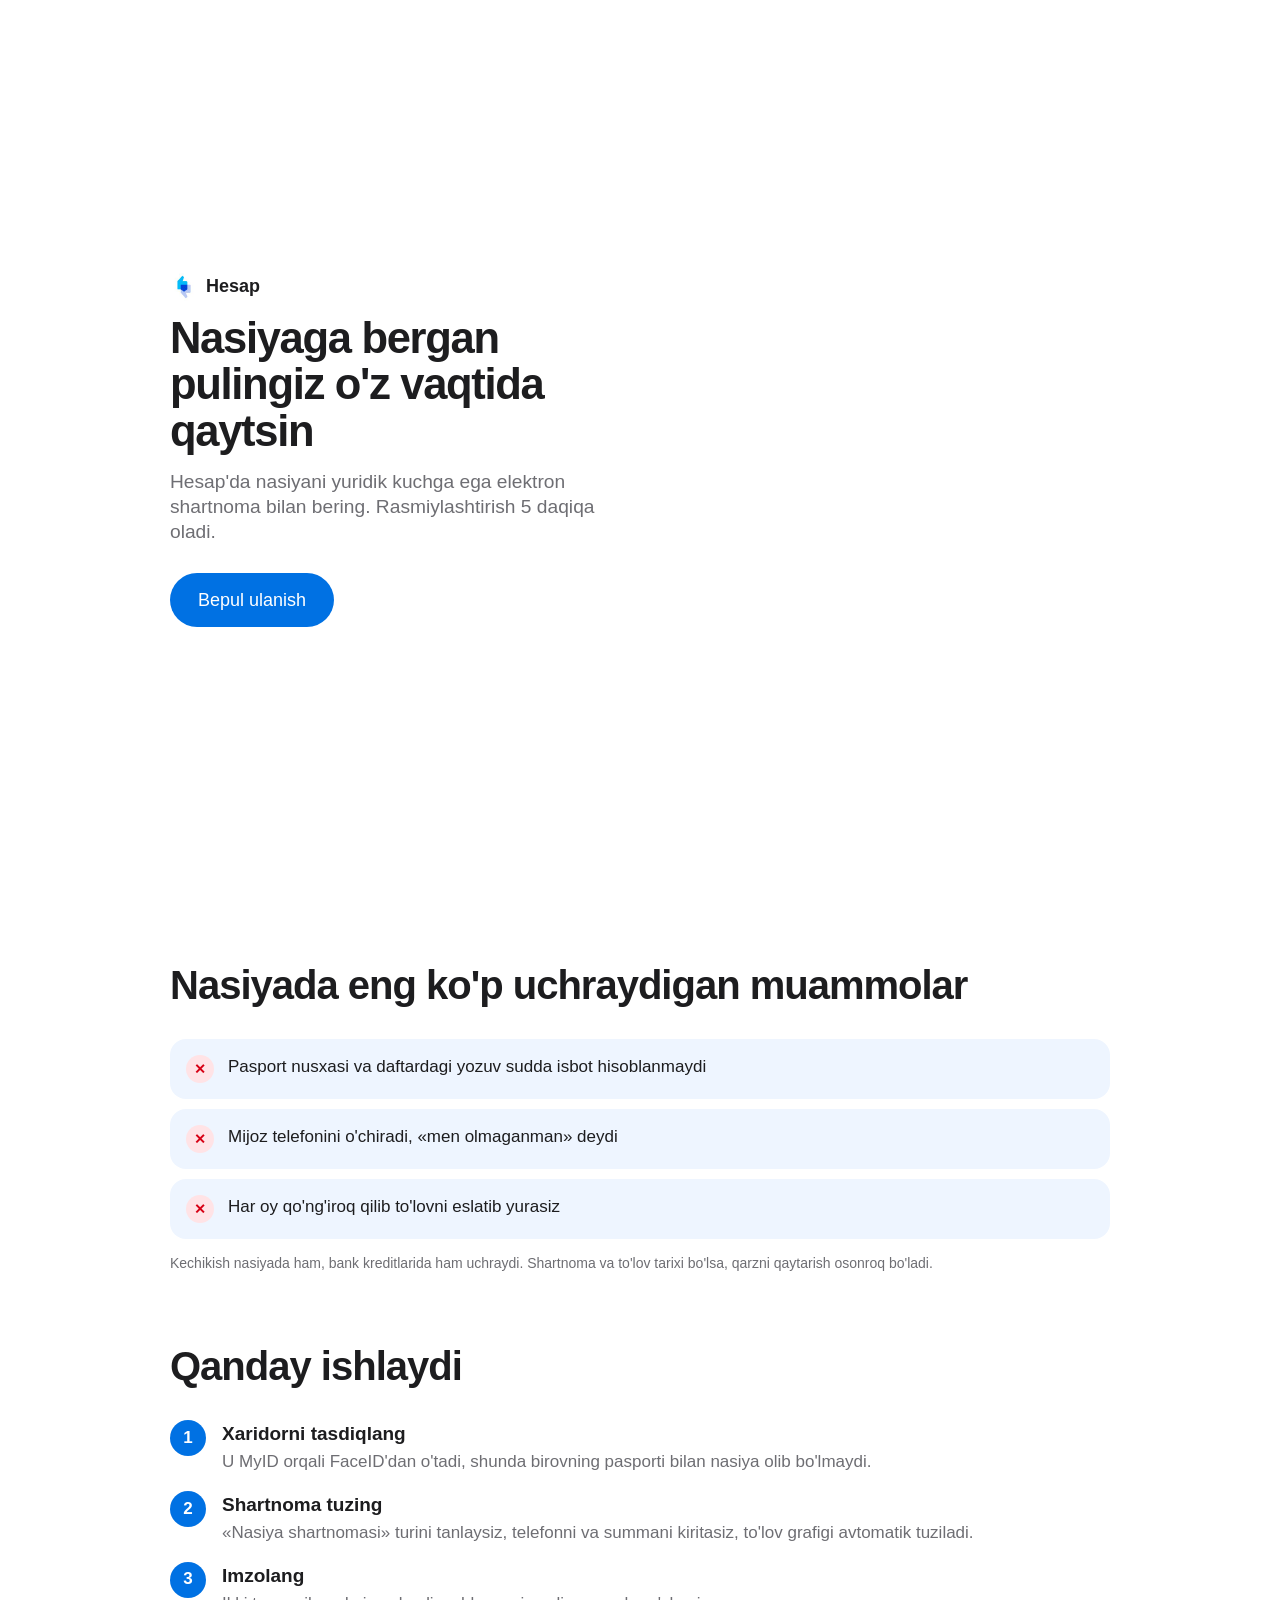
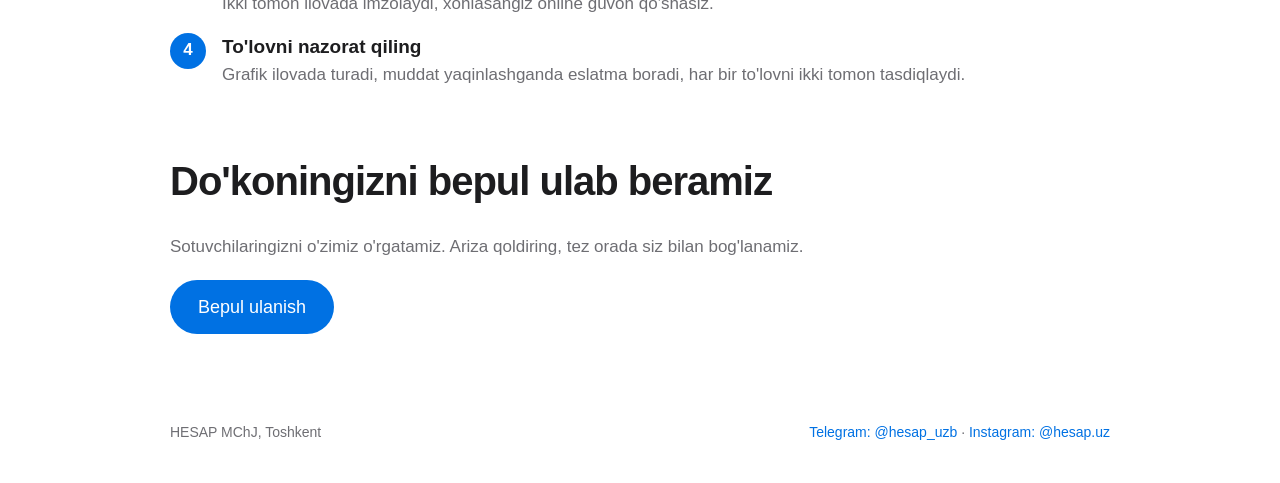
<file: v7/index.html>
<!doctype html>
<html lang="uz">
<head>
<meta charset="utf-8">
<meta name="viewport" content="width=device-width, initial-scale=1, viewport-fit=cover">
<title>Hesap — elektron nasiya shartnomasi</title>
<meta name="description" content="Nasiyani yuridik kuchga ega elektron shartnoma bilan bering. MyID tasdiqlash, to'lov grafigi va eslatmalar. Do'koningizni bepul ulab beramiz.">
<meta name="theme-color" content="#ffffff">
<meta name="color-scheme" content="only light">
<link rel="icon" href="/logo.jpg">
<link rel="stylesheet" href="/styles.css">
<link rel="stylesheet" href="/variants.css">
<link rel="stylesheet" href="/v6/v6.css">
<!-- Meta Pixel Code -->
<script>
!function(f,b,e,v,n,t,s)
{if(f.fbq)return;n=f.fbq=function(){n.callMethod?
n.callMethod.apply(n,arguments):n.queue.push(arguments)};
if(!f._fbq)f._fbq=n;n.push=n;n.loaded=!0;n.version='2.0';
n.queue=[];t=b.createElement(e);t.async=!0;
t.src=v;s=b.getElementsByTagName(e)[0];
s.parentNode.insertBefore(t,s)}(window, document,'script',
'https://connect.facebook.net/en_US/fbevents.js');
fbq('init', '920346491005202');
fbq('track', 'PageView');
</script>
<noscript><img height="1" width="1" style="display:none"
src="https://www.facebook.com/tr?id=920346491005202&ev=PageView&noscript=1"
/></noscript>
<!-- End Meta Pixel Code -->
</head>
<body class="v6">
<main>
  <section class="hero white noimg">
    <div class="in">
      <p class="brandline"><img src="/logo.jpg" width="28" height="28" alt="">Hesap</p>
      <h1>Nasiyaga bergan pulingiz o'z vaqtida qaytsin</h1>
      <p class="lead">Hesap'da nasiyani yuridik kuchga ega elektron shartnoma bilan bering. Rasmiylashtirish 5 daqiqa oladi.</p>
      <div class="cta-row"><a class="btn primary big" href="#form" data-open>Bepul ulanish</a></div>
    </div>
  </section>

  <section class="wrap sec" id="problem">
    <h2>Nasiyada eng ko'p uchraydigan muammolar</h2>
    <ul class="pain">
      <li><b>✕</b><span>Pasport nusxasi va daftardagi yozuv sudda isbot hisoblanmaydi</span></li>
      <li><b>✕</b><span>Mijoz telefonini o'chiradi, «men olmaganman» deydi</span></li>
      <li><b>✕</b><span>Har oy qo'ng'iroq qilib to'lovni eslatib yurasiz</span></li>
    </ul>
    <p class="fine">Kechikish nasiyada ham, bank kreditlarida ham uchraydi. Shartnoma va to'lov tarixi bo'lsa, qarzni qaytarish osonroq bo'ladi.</p>
  </section>

  <section class="wrap sec steps">
    <h2>Qanday ishlaydi</h2>
    <ol>
      <li><b>1</b><div><h3>Xaridorni tasdiqlang</h3><p>U MyID orqali FaceID'dan o'tadi, shunda birovning pasporti bilan nasiya olib bo'lmaydi.</p></div></li>
      <li><b>2</b><div><h3>Shartnoma tuzing</h3><p>«Nasiya shartnomasi» turini tanlaysiz, telefonni va summani kiritasiz, to'lov grafigi avtomatik tuziladi.</p></div></li>
      <li><b>3</b><div><h3>Imzolang</h3><p>Ikki tomon ilovada imzolaydi, xohlasangiz online guvoh qo'shasiz.</p></div></li>
      <li><b>4</b><div><h3>To'lovni nazorat qiling</h3><p>Grafik ilovada turadi, muddat yaqinlashganda eslatma boradi, har bir to'lovni ikki tomon tasdiqlaydi.</p></div></li>
    </ol>
  </section>

  <section class="wrap sec endcta">
    <h2>Do'koningizni bepul ulab beramiz</h2>
    <p class="about">Sotuvchilaringizni o'zimiz o'rgatamiz. Ariza qoldiring, tez orada siz bilan bog'lanamiz.</p>
    <a class="btn primary big" href="#form" data-open>Bepul ulanish</a>
  </section>
</main>
<div class="modal" id="quiz" role="dialog" aria-modal="true" aria-label="Ariza">
  <div class="card">
    <button class="close" id="close" type="button" aria-label="Yopish">&times;</button>
    <div id="fbox">
        <h2 class="q-title">Bepul ulanish</h2>
        <p class="q-sub">Ariza qoldiring, tez orada siz bilan bog'lanamiz.</p>
        <form id="lf" novalidate>
          <label class="field-l" for="f-name">Ism</label>
          <input class="field" id="f-name" name="name" enterkeyhint="next" placeholder="Ismingiz" autocomplete="name" maxlength="100">
          <p class="err" data-e="name"></p>
          <label class="field-l" for="f-phone">Telefon</label>
          <input class="field" id="f-phone" name="phone" enterkeyhint="next" value="+998 " type="tel" inputmode="tel" placeholder="+998 90 123 45 67" autocomplete="tel" maxlength="30">
          <p class="err" data-e="phone"></p>
          <label class="field-l" for="f-tg">Telegram (ixtiyoriy)</label>
          <input class="field" id="f-tg" name="telegram" enterkeyhint="next" autocapitalize="off" placeholder="@username" maxlength="60">
          <label class="field-l" for="f-loc">Do'kon qayerda?</label>
          <input class="field" id="f-loc" name="location" enterkeyhint="done" autocomplete="address-level2" placeholder="Shahar / tuman" maxlength="120">
          <p class="err" data-e="location"></p>
          <label class="field-l" for="f-cnt">Oyiga nechta nasiya?</label>
          <select class="field" id="f-cnt" name="count"><option value="1–10">1–10</option><option value="10–50">10–50</option><option value="50+">50+</option></select>
          <button class="btn primary block" type="submit" style="margin-top:12px">Arizani yuborish</button>
          <p class="err" id="ge"></p>
          <p class="note">Tez orada siz bilan bog'lanamiz. Ma'lumotlaringiz faqat siz bilan bog'lanish uchun ishlatiladi.</p>
        </form>
      </div>
  </div>
</div>
<footer class="wrap foot v6foot">
  <span>HESAP MChJ, Toshkent</span>
  <span><a href="https://t.me/hesap_uzb" rel="noopener">Telegram: @hesap_uzb</a> · <a href="https://instagram.com/hesap.uz" rel="noopener">Instagram: @hesap.uz</a></span>
</footer>
<script src="/lead.js"></script>
<script src="/v6/v6.js"></script>
</body>
</html>
</file>
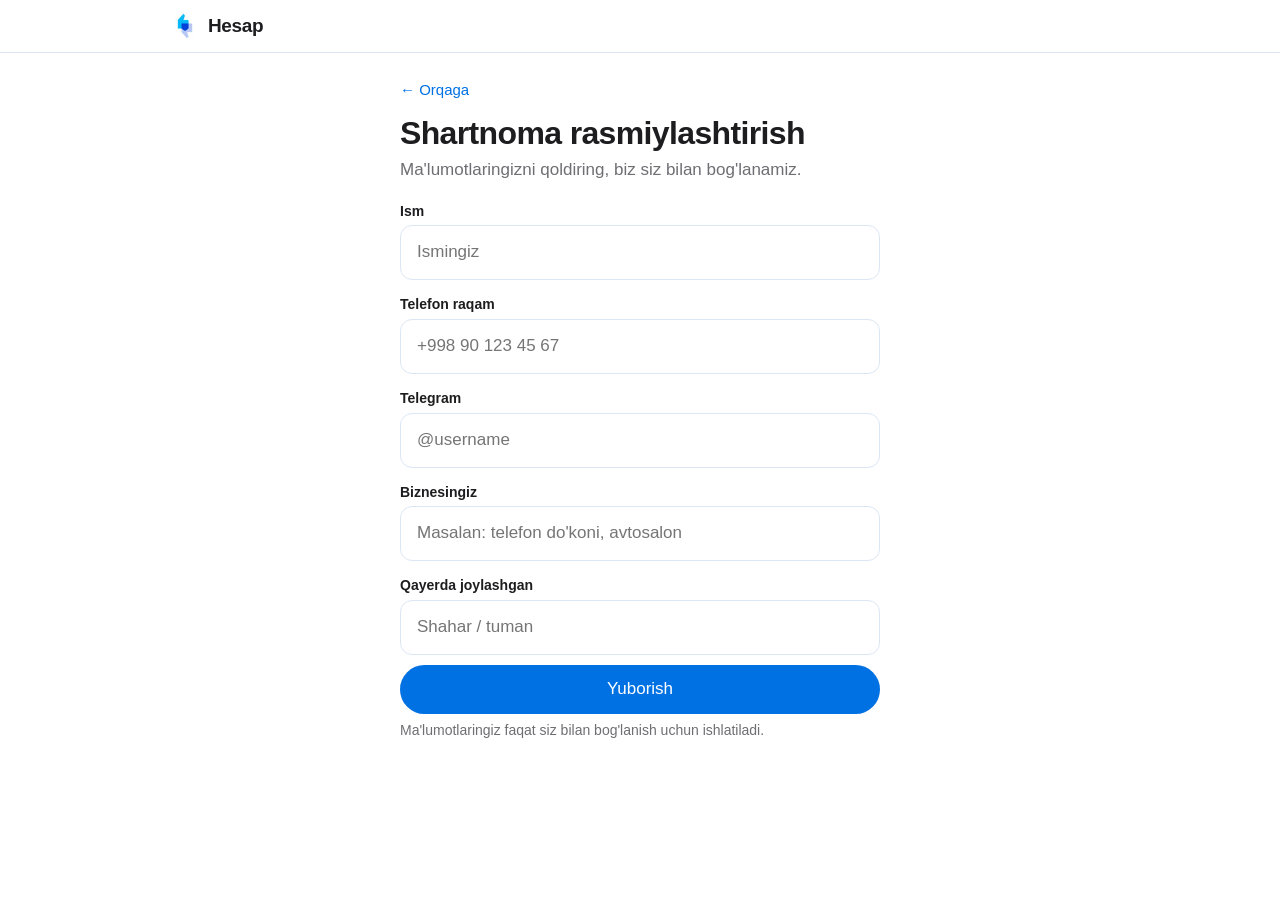
<file: v5/apply/index.html>
<!doctype html>
<html lang="uz">
<head>
<meta charset="utf-8">
<meta name="viewport" content="width=device-width, initial-scale=1, viewport-fit=cover">
<title>Shartnoma rasmiylashtirish — Hesap</title>
<meta name="theme-color" content="#ffffff">
<meta name="color-scheme" content="only light">
<link rel="icon" href="/logo.jpg">
<link rel="stylesheet" href="/styles.css">
<style>.apply{max-width:520px;margin:0 auto;padding:20px 20px 48px}.back{display:inline-block;margin:6px 0 14px;font-size:15px}.apply .q-title{padding:0}</style>
<!-- Meta Pixel Code -->
<script>
!function(f,b,e,v,n,t,s)
{if(f.fbq)return;n=f.fbq=function(){n.callMethod?
n.callMethod.apply(n,arguments):n.queue.push(arguments)};
if(!f._fbq)f._fbq=n;n.push=n;n.loaded=!0;n.version='2.0';
n.queue=[];t=b.createElement(e);t.async=!0;
t.src=v;s=b.getElementsByTagName(e)[0];
s.parentNode.insertBefore(t,s)}(window, document,'script',
'https://connect.facebook.net/en_US/fbevents.js');
fbq('init', '920346491005202');
fbq('track', 'PageView');
</script>
<noscript><img height="1" width="1" style="display:none"
src="https://www.facebook.com/tr?id=920346491005202&ev=PageView&noscript=1"
/></noscript>
<!-- End Meta Pixel Code -->
</head>
<body>
<header class="nav"><div class="wrap nav-in"><a class="brand" href="/v5/"><img class="logo" src="/logo.jpg" width="30" height="30" alt="">Hesap</a></div></header>
<main class="apply">
  <a class="back" href="/v5/">← Orqaga</a>
  <div id="step"></div>
</main>
<script src="/lead.js"></script>
<script src="/v5/apply/form.js"></script>
</body>
</html>
</file>
<file: styles.css>
:root{color-scheme:only light;--bg:#fff;--bg2:#eef5ff;--fg:#1d1d1f;--muted:#6e6e73;--line:#dbe6f5;--blue:#0071e3;--blue-h:#0077ed;--r:18px}
*{box-sizing:border-box}
html{scroll-behavior:smooth;-webkit-text-size-adjust:100%}
body{margin:0;background:var(--bg);color:var(--fg);font:17px/1.47 -apple-system,BlinkMacSystemFont,"SF Pro Text","Inter","Segoe UI",Roboto,sans-serif;-webkit-font-smoothing:antialiased}
.wrap{max-width:980px;margin:0 auto;padding:0 20px}
a{color:var(--blue);text-decoration:none}
.nav{position:sticky;top:0;z-index:10;background:color-mix(in srgb,var(--bg) 80%,transparent);backdrop-filter:saturate(180%) blur(20px);-webkit-backdrop-filter:saturate(180%) blur(20px);border-bottom:1px solid var(--line)}
.nav-in{display:flex;align-items:center;justify-content:space-between;height:52px}
.brand{display:flex;align-items:center;gap:8px;color:var(--fg);font-weight:600;font-size:19px;letter-spacing:-.02em}
.logo{width:30px;height:30px;border-radius:8px;display:block}
.nav-cta{font-size:14px;background:var(--blue);color:#fff;padding:6px 14px;border-radius:980px}

.eyebrow{color:var(--blue);font-weight:600;margin:0 0 12px;font-size:15px}
h1{font-size:clamp(34px,7vw,64px);line-height:1.07;letter-spacing:-.03em;font-weight:700;margin:0 auto 16px;max-width:14em}
.lead{font-size:clamp(18px,3vw,24px);line-height:1.3;color:var(--muted);max-width:30em;margin:0 auto 28px}
.hint{color:var(--muted);font-size:14px;margin-top:14px}
.btn{display:inline-flex;align-items:center;justify-content:center;gap:8px;border:0;cursor:pointer;font:inherit;font-weight:500;padding:12px 22px;border-radius:980px;background:var(--bg2);color:var(--fg);transition:background .2s,transform .1s}
.btn:active{transform:scale(.98)}
.btn.primary{background:var(--blue);color:#fff}
.btn.primary:hover{background:var(--blue-h)}
.btn.big{padding:14px 28px;font-size:18px}
.btn.block{display:flex;width:100%}
@keyframes fadein{from{opacity:0}to{opacity:1}}
.card{position:relative;background:var(--bg);border-radius:28px;padding:28px 24px;width:100%;max-width:560px;margin:auto;min-height:320px;box-shadow:0 20px 60px rgba(0,0,0,.2)}
.close{position:absolute;top:14px;right:14px;width:34px;height:34px;border:0;border-radius:50%;background:var(--bg2);color:var(--muted);font-size:22px;line-height:1;cursor:pointer}
.close:hover{color:var(--fg)}
.progress{margin-right:44px}
body.lock{overflow:hidden}
.progress{height:4px;background:var(--line);border-radius:4px;overflow:hidden;margin-bottom:24px}
.progress i{display:block;height:100%;width:0;background:var(--blue);transition:width .35s ease}
.q-title{font-size:clamp(24px,4.5vw,32px);line-height:1.15;letter-spacing:-.02em;font-weight:700;margin:0 0 6px}
.q-sub{color:var(--muted);margin:0 0 22px}
.opts{display:grid;gap:10px}
.opt{text-align:left;font:inherit;font-size:17px;padding:16px 18px;border-radius:14px;border:1.5px solid transparent;background:var(--bg2);color:var(--fg);cursor:pointer;transition:border-color .15s,transform .1s}
.opt:hover{border-color:var(--blue)}
.opt:active{transform:scale(.99)}
.fade{animation:fade .3s ease}
@keyframes fade{from{opacity:0;transform:translateY(8px)}to{opacity:1;transform:none}}
.stores{display:grid;gap:10px;margin:18px 0 6px}
.stores.two{grid-template-columns:1fr 1fr}
@media(max-width:480px){.stores.two{grid-template-columns:1fr}}
.field{display:block;width:100%;font:inherit;padding:14px 16px;border-radius:12px;border:1.5px solid var(--line);background:var(--bg);color:var(--fg);margin:8px 0}
.field:focus{outline:none;border-color:var(--blue)}
.note{color:var(--muted);font-size:14px;margin:6px 0 0}
.ok{color:#248a3d;font-weight:500;margin:10px 0 0}
.err{color:#d70015;font-size:14px;margin:4px 0 0}
.divider{height:1px;background:var(--line);margin:22px 0}
.feats,.steps,.faq{padding-top:56px;padding-bottom:8px}
h2{font-size:clamp(28px,5vw,40px);letter-spacing:-.025em;margin:0 0 24px;text-align:center}
.grid{display:grid;grid-template-columns:repeat(2,1fr);gap:14px}
@media(max-width:640px){.grid{grid-template-columns:1fr}}
.grid article{background:var(--bg2);border-radius:var(--r);padding:24px}
.grid h3{margin:0 0 6px;font-size:20px;letter-spacing:-.01em}
.grid p{margin:0;color:var(--muted)}
.steps ol{list-style:none;padding:0;margin:0 auto;max-width:560px;display:grid;gap:14px}
.steps li{display:flex;gap:16px;align-items:center}
.steps b{flex:none;width:36px;height:36px;border-radius:50%;background:var(--blue);color:#fff;display:grid;place-items:center}
.faq{max-width:700px}
details{border-bottom:1px solid var(--line);padding:16px 0}
summary{cursor:pointer;font-weight:600;list-style:none}
summary::-webkit-details-marker{display:none}
summary::after{content:"+";float:right;color:var(--blue);font-size:22px;line-height:1}
details[open] summary::after{content:"−"}
details p{color:var(--muted);margin:10px 0 0}
.foot{display:flex;justify-content:space-between;gap:12px;flex-wrap:wrap;color:var(--muted);font-size:14px;padding-top:56px;padding-bottom:40px}
@media(prefers-reduced-motion:reduce){*{animation:none!important;transition:none!important;scroll-behavior:auto!important}}

/* lead form */
.modal{display:none;position:fixed;inset:0;z-index:50;background:rgba(8,40,100,.55);-webkit-backdrop-filter:blur(10px);backdrop-filter:blur(14px);padding:16px;overflow-y:auto;overscroll-behavior:contain}
.modal.open{display:flex;animation:fadein .25s ease}
@keyframes fadein{from{opacity:0}to{opacity:1}}
.card{position:relative;background:var(--bg);border-radius:28px;padding:28px 24px;width:100%;max-width:520px;margin:auto;min-height:320px;box-shadow:0 20px 60px rgba(0,0,0,.25)}
.close{position:absolute;top:14px;right:14px;width:34px;height:34px;border:0;border-radius:50%;background:var(--bg2);color:var(--muted);font-size:22px;line-height:1;cursor:pointer}
.progress{height:4px;background:var(--line);border-radius:4px;overflow:hidden;margin:0 44px 24px 0}
.progress i{display:block;height:100%;width:0;background:var(--blue);transition:width .35s ease}
.q-title{font-size:clamp(24px,4.5vw,32px);line-height:1.15;letter-spacing:-.02em;font-weight:700;margin:0 0 6px;text-align:left}
.q-sub{color:var(--muted);margin:0 0 18px}
.fade{animation:fade .3s ease}
@keyframes fade{from{opacity:0;transform:translateY(8px)}to{opacity:1;transform:none}}
.row{display:flex;gap:10px;margin-top:10px}
.row .btn{flex:1}
.thanks{text-align:center;padding:20px 0}
body.lock{overflow:hidden}
html{scroll-padding-top:60px}
.field-l{display:block;font-size:14px;font-weight:600;margin:14px 0 2px}
.err:empty{display:none}
.card .q-title{padding-right:44px}
.sf .field{margin:4px 0}
</file>
<file: variants.css>
/* Hero: full screen on phones, left-aligned, image on top or bottom */
.hero{position:relative;min-height:calc(100svh - 53px);display:flex;flex-direction:column;justify-content:space-between;gap:20px;
  padding:28px max(20px,calc(50% - 470px));text-align:left;color:var(--fg);background:var(--bg)}
.hero .in{width:100%;max-width:560px}
.hero h1,.hero .lead{margin-left:0;margin-right:0;text-align:left}
.hero h1{font-size:clamp(30px,6.5vw,54px)}
.hero-img{display:block;width:100%;max-width:260px;height:auto;margin:0 auto}
.hero.top .in{margin-bottom:auto}.hero.bottom .in{margin-top:auto}
.cta-row{display:flex;flex-direction:column;gap:10px;margin-top:6px;align-items:stretch}
.cta-row .btn{width:100%}
.btn.ghost{background:transparent;border:1.5px solid currentColor}
@media(min-width:721px){
  .hero{display:grid;grid-template-columns:1fr 1fr;align-items:center;gap:32px}
  .hero.top .hero-img{order:-1}
  .hero .in{margin:0!important}
  .hero-img{max-width:340px}
  .cta-row{flex-direction:row;flex-wrap:wrap}.cta-row .btn{width:auto}
}
/* themes: blue (Hesap brand) or white */
.hero.blue{background:linear-gradient(160deg,#0a66d6,#0071e3 55%,#2b8cf5);color:#fff}
.hero.blue .eyebrow{color:#cfe5ff}
.hero.blue .lead{color:rgba(255,255,255,.9)}
.hero.blue .btn.primary{background:#fff;color:#0057b8}
.hero.white{background:#fff}
.hero.white .eyebrow{color:var(--blue)}
.hero.white .lead{color:var(--muted)}
.hero.white .hero-img{filter:drop-shadow(0 18px 30px rgba(0,113,227,.25))}
</file>
<file: v6/v6.css>
.v6 h2{text-align:left}
.sec{padding-top:56px;padding-bottom:8px}
.about{color:var(--muted);margin:0 0 16px;max-width:640px}
.fine{color:var(--muted);font-size:14px;margin:14px 0 0}
.pain{list-style:none;padding:0;margin:0;display:grid;gap:10px}
.pain li{display:flex;gap:14px;align-items:flex-start;background:var(--bg2);border-radius:16px;padding:16px}
.pain b{flex:none;width:28px;height:28px;border-radius:50%;background:#ffe3e6;color:#d70015;display:grid;place-items:center;font-size:14px}
.v6 .steps ol{max-width:none;gap:16px}
.v6 .steps li{align-items:flex-start}
.v6 .steps h3{margin:0 0 2px;font-size:19px}.v6 .steps p{margin:0;color:var(--muted)}
.grid article i{font-style:normal;font-size:26px;display:block;margin-bottom:8px}
.calc-card{max-width:520px;background:#fff;border:1px solid var(--line);border-radius:24px;padding:22px}
.calc-card input[type=range]{width:100%;accent-color:var(--blue);margin:8px 0 16px}
.res{display:grid;grid-template-columns:1fr 1fr;gap:10px}
.res div{background:var(--bg2);border-radius:16px;padding:14px}
.res small{display:block;color:var(--muted)}.res b{font-size:20px;letter-spacing:-.01em}
.form-sec{padding:56px 20px 24px;scroll-margin-top:60px}
.form-card{max-width:520px;margin:0 auto;background:#fff;border:1px solid var(--line);border-radius:28px;padding:26px 22px;box-shadow:0 20px 60px rgba(0,113,227,.12)}
.form-card h2{font-size:clamp(24px,5vw,30px);margin:0 0 6px}
.v6 select.field{appearance:auto}
.thanks{text-align:center;padding:24px 0}
.v6foot{padding-top:32px}
html{scroll-padding-top:60px}
.v6 .hero{min-height:100svh;padding-top:24px}
.brandline{display:flex;align-items:center;gap:8px;font-weight:700;font-size:18px;margin:0 0 14px}
.brandline img{border-radius:8px}
.v6 .hero-img{max-width:300px}
.v6 .hero.white .hero-img{filter:none}
html{scroll-padding-top:16px}
.form-sec{scroll-margin-top:16px}
.endcta{padding-bottom:56px}.endcta .btn{margin-top:4px}
.modal .card .q-title{padding-right:44px;text-align:left}
.hero.noimg{justify-content:center}
.hero.noimg .in{max-width:640px}
.hero.noimg h1{font-size:clamp(34px,8vw,60px)}
@media(min-width:721px){.hero.noimg{grid-template-columns:1fr;justify-items:start}}
.lead2{font-weight:600;color:var(--fg)!important;margin-top:-10px}
.v6 .hero h1{font-size:clamp(26px,7.2vw,44px)}
.v6 .hero .lead{font-size:clamp(16px,4.2vw,20px)}
.v6 .hero{gap:14px}
.v6 .hero-img{max-width:min(210px,32svh)}
.v6 .lead2{margin-top:-6px}
@media(min-width:721px){
  .v6 .hero{grid-template-columns:minmax(0,1fr) minmax(0,1.05fr);gap:48px;align-items:center;padding-top:40px;padding-bottom:40px}
  .v6 .hero-img{max-width:440px;width:100%;justify-self:center}
  .v6 .hero .in{max-width:520px}
  .v6 .hero h1{font-size:clamp(34px,3.4vw,46px)}
  .v6 .hero .lead{font-size:clamp(17px,1.5vw,20px)}
}

.field.bad{border-color:#d70015;background:#fff8f8}
.field:focus-visible,.btn:focus-visible,.close:focus-visible{outline:3px solid rgba(0,113,227,.35);outline-offset:2px}
.modal.open .card{animation:up .28s cubic-bezier(.2,.8,.2,1)}
@keyframes up{from{opacity:0;transform:translateY(24px) scale(.98)}to{opacity:1;transform:none}}
.done{text-align:center;padding:8px 0 4px}
.done h2{font-size:clamp(22px,5vw,26px);margin:14px 0 4px;text-align:center;letter-spacing:-.02em}
.done .q-sub{margin:0 0 18px}
.tick{width:72px;height:72px;margin:6px auto 0}
.tick svg{width:100%;height:100%}
.tick circle{fill:#e3f6e8;stroke:#248a3d;stroke-width:2;stroke-dasharray:151;stroke-dashoffset:151;animation:draw .5s ease forwards}
.tick path{fill:none;stroke:#248a3d;stroke-width:4;stroke-linecap:round;stroke-linejoin:round;stroke-dasharray:40;stroke-dashoffset:40;animation:draw .4s .35s ease forwards}
@keyframes draw{to{stroke-dashoffset:0}}
.next{list-style:none;padding:0;margin:0 0 18px;text-align:left;display:grid;gap:10px;background:var(--bg2);border-radius:16px;padding:14px}
.next li{display:flex;gap:12px;align-items:center;font-size:15px}
.next b{flex:none;width:26px;height:26px;border-radius:50%;background:var(--blue);color:#fff;display:grid;place-items:center;font-size:13px}
.done .btn{width:100%;margin-top:8px}
.btn.tg{background:#fff;border:1.5px solid var(--blue);color:var(--blue)}
@media(max-width:720px){.modal{align-items:flex-end;padding:0}.modal .card{border-radius:24px 24px 0 0;margin:0;max-width:none;min-height:0;padding-bottom:max(24px,env(safe-area-inset-bottom))}.modal.open .card{animation:sheet .3s cubic-bezier(.2,.8,.2,1)}}
@keyframes sheet{from{transform:translateY(40px);opacity:.6}to{transform:none;opacity:1}}
@media(prefers-reduced-motion:reduce){.tick circle,.tick path{animation:none;stroke-dashoffset:0}}
</file>
